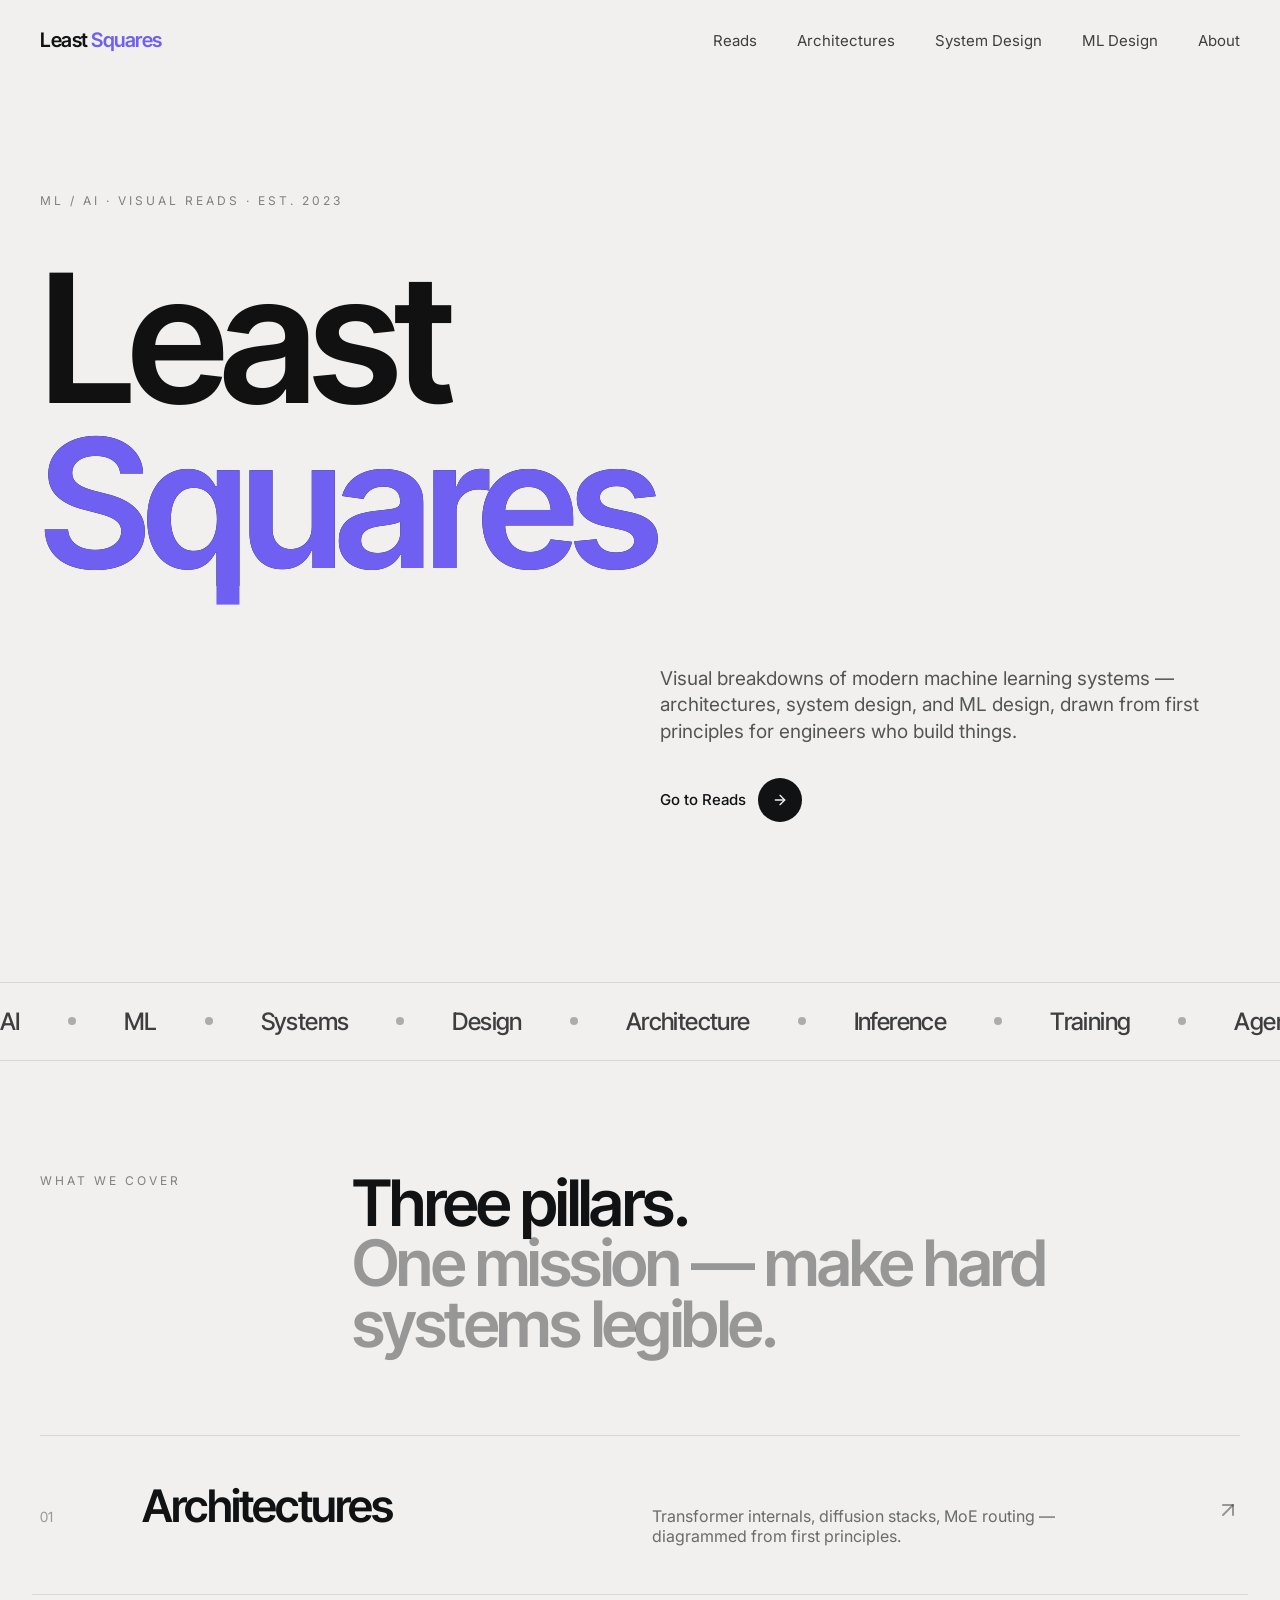
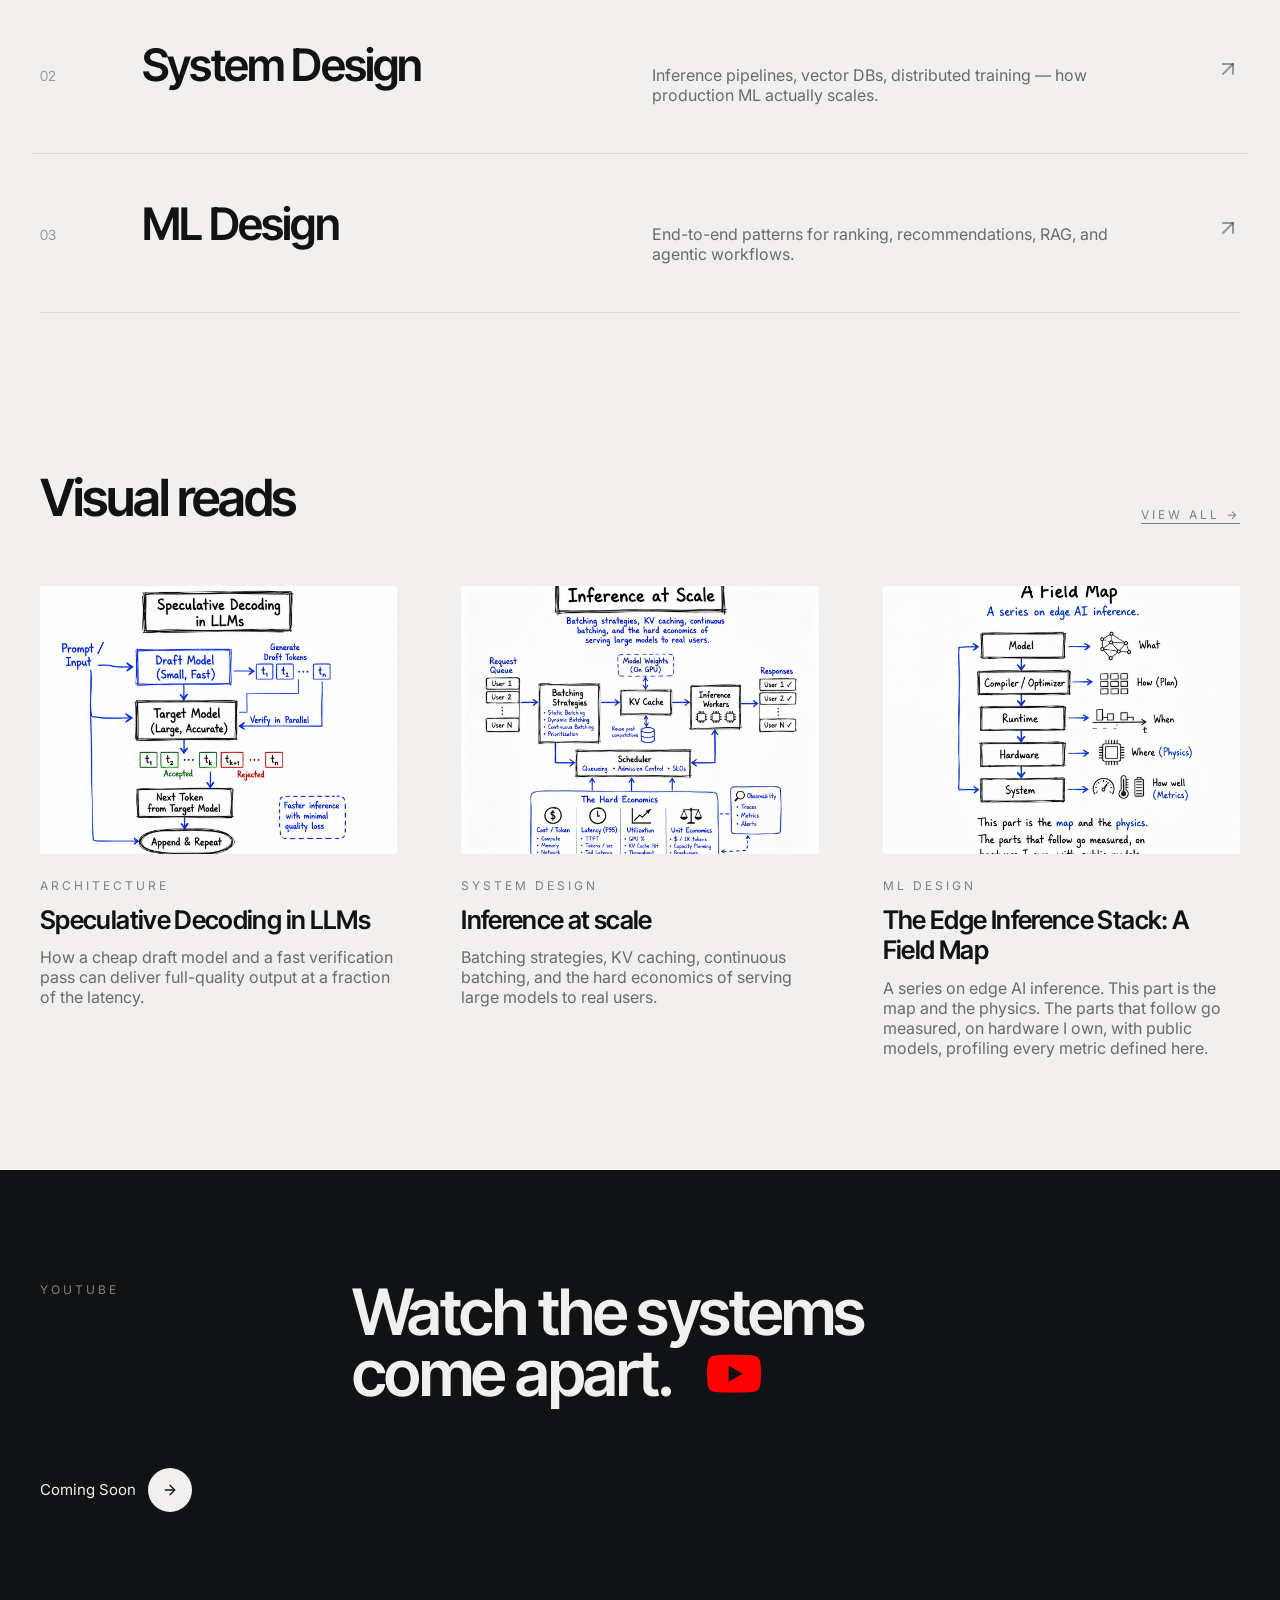
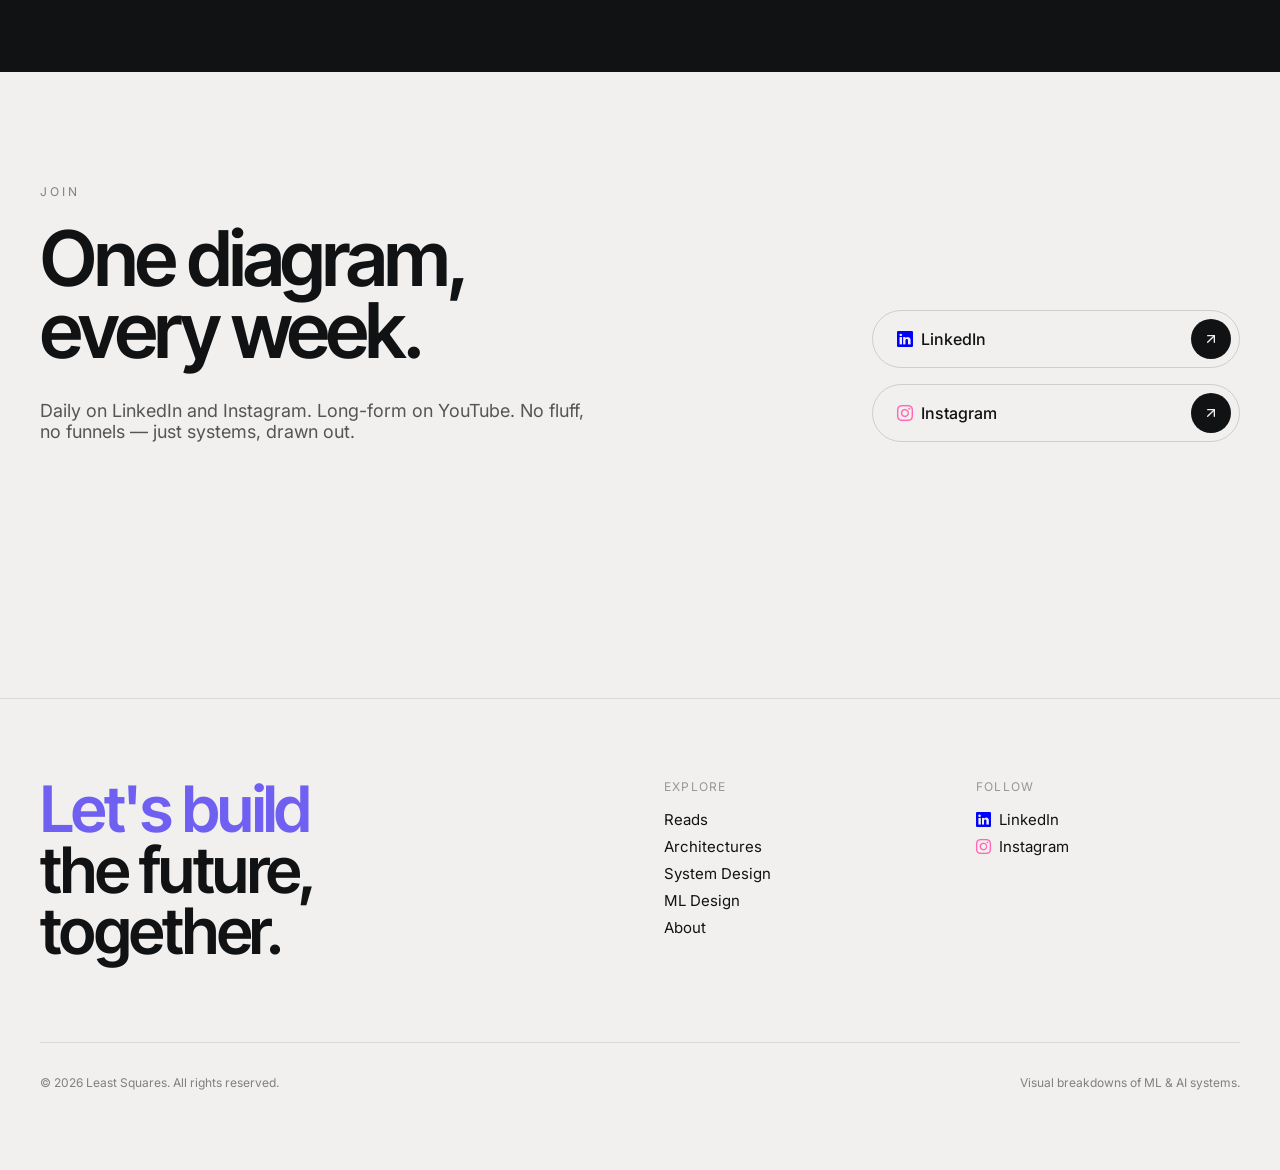
<file: index.html>
<!DOCTYPE html>
<html lang="en">
<head>
  <meta charset="UTF-8" />
  <meta name="viewport" content="width=device-width, initial-scale=1.0" />
  <title>Home - Least Squares</title>
  <link rel="icon" href="assets/logo/lslogo.ico">
  <meta name="description" content="Visual breakdowns of ML/AI architectures, system design, and ML design — annotated diagrams and first-principles analysis for engineers." />
  <meta property="og:title" content="Least Squares — ML/AI Architectures & System Design" />
  <meta property="og:description" content="Visual breakdowns of ML systems, RAG pipelines, and model internals." />
  <meta property="og:type" content="website" />
  <meta property="og:url" content="/" />
  <link rel="canonical" href="/" />
  <link rel="stylesheet" href="styles.css" />
  <link rel="stylesheet" href="https://cdn.jsdelivr.net/npm/bootstrap-icons@1.11.3/font/bootstrap-icons.min.css">
</head>
<body>

<!-- HEADER -->
<header class="site-header">
  <div class="inner">
    <a href="index.html" class="logo font-display">
      Least <span class="brand-color">Squares</span>
    </a>
    <nav>
      <a href="reads.html">Reads</a>
      <a href="architectures.html">Architectures</a>
      <a href="system-design.html">System Design</a>
      <a href="ml-design.html">ML Design</a>
      <a href="about.html">About</a>
    </nav>
    <!-- <a href="https://www.youtube.com/" target="_blank" rel="noreferrer" class="subscribe-btn">
      <span class="subscribe-label">Subscribe</span>
      <span class="icon-circle">
        <svg class="icon-arrow-right" viewBox="0 0 24 24"><line x1="5" y1="12" x2="19" y2="12"/><polyline points="12 5 19 12 12 19"/></svg>
      </span>
    </a> -->
    <button class="mobile-menu-btn" id="menuBtn" aria-label="Toggle menu">
      <span></span><span></span><span></span>
    </button>
  </div>
  <nav class="mobile-nav" id="mobileNav">
    <a href="reads.html">Reads</a>
    <a href="architectures.html">Architectures</a>
    <a href="system-design.html">System Design</a>
    <a href="ml-design.html">ML Design</a>
    <a href="about.html">About</a>
    <!-- <a href="https://www.youtube.com/" target="_blank" rel="noreferrer">Subscribe →</a> -->
  </nav>
</header>

<!-- MAIN -->
<div class="page-wrapper">
  <main>

    <!-- Hero -->
    <section class="hero">
      <div class="inner">
        <p class="eyebrow">ML / AI · Visual reads · Est. 2023</p>
        <h1 class="editorial-headline-gradient">Least<br><span class="brand-color">Squares</span></h1>
        <div class="hero-bottom">
          <div class="hero-right">
            <p class="hero-desc">
              Visual breakdowns of modern machine learning systems —
              architectures, system design, and ML design, drawn from
              first principles for engineers who build things.
            </p>
            <div class="hero-actions">
              <a href="reads.html" target="_blank" rel="noreferrer" class="yt-link">
                Go to Reads
                <span class="icon-circle">
                  <svg class="icon-arrow-right" viewBox="0 0 24 24"><line x1="5" y1="12" x2="19" y2="12"/><polyline points="12 5 19 12 12 19"/></svg>
                </span>
              </a>
              <!-- <a href="about.html" class="about-link">About</a> -->
            </div>
          </div>
        </div>
      </div>

      <!-- Marquee -->
      <div class="marquee-band">
        <div class="marquee-inner">
          <!-- Triplicated for infinite loop -->
          <span class="marquee-item">AI<span class="marquee-dot"></span></span>
          <span class="marquee-item">ML<span class="marquee-dot"></span></span>
          <span class="marquee-item">Systems<span class="marquee-dot"></span></span>
          <span class="marquee-item">Design<span class="marquee-dot"></span></span>
          <span class="marquee-item">Architecture<span class="marquee-dot"></span></span>
          <span class="marquee-item">Inference<span class="marquee-dot"></span></span>
          <span class="marquee-item">Training<span class="marquee-dot"></span></span>
          <span class="marquee-item">Agents<span class="marquee-dot"></span></span>
          <span class="marquee-item">RAG<span class="marquee-dot"></span></span>
          <span class="marquee-item">Vectors<span class="marquee-dot"></span></span>
          <!-- repeat 2 -->
          <span class="marquee-item">AI<span class="marquee-dot"></span></span>
          <span class="marquee-item">ML<span class="marquee-dot"></span></span>
          <span class="marquee-item">Systems<span class="marquee-dot"></span></span>
          <span class="marquee-item">Design<span class="marquee-dot"></span></span>
          <span class="marquee-item">Architecture<span class="marquee-dot"></span></span>
          <span class="marquee-item">Inference<span class="marquee-dot"></span></span>
          <span class="marquee-item">Training<span class="marquee-dot"></span></span>
          <span class="marquee-item">Agents<span class="marquee-dot"></span></span>
          <span class="marquee-item">RAG<span class="marquee-dot"></span></span>
          <span class="marquee-item">Vectors<span class="marquee-dot"></span></span>
          <!-- repeat 3 -->
          <span class="marquee-item">AI<span class="marquee-dot"></span></span>
          <span class="marquee-item">ML<span class="marquee-dot"></span></span>
          <span class="marquee-item">Systems<span class="marquee-dot"></span></span>
          <span class="marquee-item">Design<span class="marquee-dot"></span></span>
          <span class="marquee-item">Architecture<span class="marquee-dot"></span></span>
          <span class="marquee-item">Inference<span class="marquee-dot"></span></span>
          <span class="marquee-item">Training<span class="marquee-dot"></span></span>
          <span class="marquee-item">Agents<span class="marquee-dot"></span></span>
          <span class="marquee-item">RAG<span class="marquee-dot"></span></span>
          <span class="marquee-item">Vectors<span class="marquee-dot"></span></span>
        </div>
      </div>
    </section>

    <!-- Pillars -->
    <section class="pillars-section">
      <div class="pillars-header">
        <p class="pillars-label">What we cover</p>
        <h2 class="pillars-headline">
          Three pillars.<br>
          <span class="muted">One mission — make hard systems legible.</span>
        </h2>
      </div>
      <div class="pillars-list">
        <a href="architectures.html" class="pillar-row">
          <span class="pillar-num font-display">01</span>
          <h3 class="pillar-title font-display">Architectures</h3>
          <p class="pillar-body">Transformer internals, diffusion stacks, MoE routing — diagrammed from first principles.</p>
          <span class="pillar-arrow">
            <svg class="icon-arrow-up-right" viewBox="0 0 24 24"><line x1="7" y1="17" x2="17" y2="7"/><polyline points="7 7 17 7 17 17"/></svg>
          </span>
        </a>
        <a href="system-design.html" class="pillar-row">
          <span class="pillar-num font-display">02</span>
          <h3 class="pillar-title font-display">System Design</h3>
          <p class="pillar-body">Inference pipelines, vector DBs, distributed training — how production ML actually scales.</p>
          <span class="pillar-arrow">
            <svg class="icon-arrow-up-right" viewBox="0 0 24 24"><line x1="7" y1="17" x2="17" y2="7"/><polyline points="7 7 17 7 17 17"/></svg>
          </span>
        </a>
        <a href="ml-design.html" class="pillar-row">
          <span class="pillar-num font-display">03</span>
          <h3 class="pillar-title font-display">ML Design</h3>
          <p class="pillar-body">End-to-end patterns for ranking, recommendations, RAG, and agentic workflows.</p>
          <span class="pillar-arrow">
            <svg class="icon-arrow-up-right" viewBox="0 0 24 24"><line x1="7" y1="17" x2="17" y2="7"/><polyline points="7 7 17 7 17 17"/></svg>
          </span>
        </a>
      </div>
    </section>

    <!-- Visual Reads -->
    <section class="reads-section">
      <div class="reads-header">
        <h2 class="editorial-headline">Visual reads</h2>
        <a href="reads.html" class="recent-label" style="text-decoration:underline;text-underline-offset:4px;">View all →</a>
      </div>
      <div class="reads-grid">
        <a href="reads/architectures/speculative-decoding.html" class="reads-card">
          <div class="reads-img-wrap">
            <img src="assets/reads-thumbnails/speculative-decoding-thumbnail.png" alt="Speculative Decoding in LLMs" loading="lazy" />
          </div>
          <p class="reads-tag">Architecture</p>
          <h3 class="reads-title font-display">Speculative Decoding in LLMs</h3>
          <p class="reads-body">How a cheap draft model and a fast verification pass can deliver full-quality output at a fraction of the latency.</p>
        </a>
        <a href="reads/system-design/inference-at-scale.html" class="reads-card">
          <div class="reads-img-wrap">
            <img src="assets/reads-thumbnails/inference-scale-thumbnail.png" alt="Inference at scale system diagram" loading="lazy" />
          </div>
          <p class="reads-tag">System Design</p>
          <h3 class="reads-title font-display">Inference at scale</h3>
          <p class="reads-body">Batching strategies, KV caching, continuous batching, and the hard economics of serving large models to real users.</p>
        </a>
        <a href="reads/ml-design/edge-ai-inference-pt1.html" class="reads-card">
          <div class="reads-img-wrap">
            <img src="assets/reads-thumbnails/edge-ai-inference-pt1.png" alt="The Edge Inference Stack: A Field Map" loading="lazy" />
          </div>
          <p class="reads-tag">ML Design</p>
          <h3 class="reads-title font-display">The Edge Inference Stack: A Field Map</h3>
          <p class="reads-body">A series on edge AI inference. This part is the map and the physics. The parts that follow go
            measured, on hardware I own, with public models, profiling every metric defined here.</p>
        </a>
      </div>
    </section>

    <!-- Video Section -->
    <section class="video-section">
      <div class="inner">
        <div class="video-header">
          <p class="video-label">YouTube</p>
          <h2 class="video-headline editorial-headline">
            Watch the systems<br>come apart.&nbsp;&nbsp;&nbsp;<i class="bi bi-youtube" style="font-size:54px;color:red"></i>
          </h2>
        </div>
        <!-- <div class="video-grid">
          <a href="https://www.youtube.com/" target="_blank" rel="noreferrer" class="video-card">
            <div class="video-thumb">
              <img src="assets/yt-distributed.jpg" alt="Distributed Training Basics" loading="lazy" />
              <span class="video-duration">12:45</span>
            </div>
            <p class="video-title">Distributed Training Basics</p>
          </a>
          <a href="https://www.youtube.com/" target="_blank" rel="noreferrer" class="video-card">
            <div class="video-thumb">
              <img src="assets/yt-gpu.jpg" alt="GPU Memory Optimization" loading="lazy" />
              <span class="video-duration">18:20</span>
            </div>
            <p class="video-title">GPU Memory Optimization</p>
          </a>
          <a href="https://www.youtube.com/" target="_blank" rel="noreferrer" class="video-card">
            <div class="video-thumb">
              <img src="assets/yt-mlops.jpg" alt="MLOps in Production" loading="lazy" />
              <span class="video-duration">22:10</span>
            </div>
            <p class="video-title">MLOps in Production</p>
          </a>
          <a href="https://www.youtube.com/" target="_blank" rel="noreferrer" class="video-card">
            <div class="video-thumb">
              <img src="assets/yt-vectordb.jpg" alt="Vector Database Internals" loading="lazy" />
              <span class="video-duration">15:30</span>
            </div>
            <p class="video-title">Vector Database Internals</p>
          </a>
        </div> -->
        <div class="video-cta">
          <a href="" target="_blank" rel="noreferrer">
            Coming Soon
            <span class="icon-circle">
              <svg class="icon-arrow-right" viewBox="0 0 24 24"><line x1="5" y1="12" x2="19" y2="12"/><polyline points="12 5 19 12 12 19"/></svg>
            </span>
          </a>
        </div>
      </div>
    </section>

    <!-- Social / Newsletter CTA -->
    <section class="social-section">
      <div class="social-grid">
        <div class="social-left">
          <p class="social-eyebrow">Join</p>
          <h2 class="social-headline editorial-headline">
            One diagram,<br>every week.
          </h2>
          <p class="social-desc">
            Daily on LinkedIn and Instagram. Long-form on YouTube. No fluff, no funnels — just systems, drawn out.
          </p>
        </div>
        <div class="social-right">
          <!-- <a href="https://www.youtube.com/" target="_blank" rel="noreferrer" class="social-link">
            <span>YouTube</span>
            <span class="icon-circle">
              <svg class="icon-arrow-up-right-sm" viewBox="0 0 24 24"><line x1="7" y1="17" x2="17" y2="7"/><polyline points="7 7 17 7 17 17"/></svg>
            </span>
          </a> -->
          <a href="https://www.linkedin.com/company/least-squares" target="_blank" rel="noreferrer" class="social-link">
            <span><i class="bi bi-linkedin" style="color: blue;"></i>&nbsp;&nbsp;LinkedIn</span>
            <span class="icon-circle">
              <svg class="icon-arrow-up-right-sm" viewBox="0 0 24 24"><line x1="7" y1="17" x2="17" y2="7"/><polyline points="7 7 17 7 17 17"/></svg>
            </span>
          </a>
          <a href="https://www.instagram.com/leastsquares.in?igsh=bHJ1dGNtOXZhd3dq&utm_source=qr" target="_blank" rel="noreferrer" class="social-link">
            <span><i class="bi bi-instagram" style="color:hotpink"></i>&nbsp;&nbsp;Instagram</span>
            <span class="icon-circle">
              <svg class="icon-arrow-up-right-sm" viewBox="0 0 24 24"><line x1="7" y1="17" x2="17" y2="7"/><polyline points="7 7 17 7 17 17"/></svg>
            </span>
          </a>
        </div>
      </div>
    </section>

  </main>

  <!-- FOOTER -->
  <footer class="site-footer">
    <div class="inner">
      <div class="footer-grid">
        <div class="footer-brand">
          <h2 class="font-display"><span class="brand-color">Let's build</span><br>the future,<br>together.</h2>
        </div>
        <div class="footer-col">
          <p class="footer-col-label">Explore</p>
          <ul>
            <li><a href="reads.html">Reads</a></li>
            <li><a href="architectures.html">Architectures</a></li>
            <li><a href="system-design.html">System Design</a></li>
            <li><a href="ml-design.html">ML Design</a></li>
            <li><a href="about.html">About</a></li>
          </ul>
        </div>
        <div class="footer-col">
          <p class="footer-col-label">Follow</p>
          <ul>
            <!-- <li><a href="https://www.youtube.com/" target="_blank" rel="noreferrer">YouTube</a></li> -->
            <li><a href="https://www.linkedin.com/company/least-squares" target="_blank" rel="noreferrer"><i class="bi bi-linkedin" style="color: blue;"></i>&nbsp;&nbsp;LinkedIn</a></li>
            <li><a href="https://www.instagram.com/leastsquares.in?igsh=bHJ1dGNtOXZhd3dq&utm_source=qr" target="_blank" rel="noreferrer"><i class="bi bi-instagram" style="color:hotpink;"></i>&nbsp;&nbsp;Instagram</a></li>
          </ul>
        </div>
      </div>
      <div class="footer-bottom">
        <p id="footer-year">© 2026 Least Squares. All rights reserved.</p>
        <p>Visual breakdowns of ML &amp; AI systems.</p>
      </div>
    </div>
  </footer>
</div>

<script>
  // Mobile menu
  document.getElementById('menuBtn').addEventListener('click', function() {
    document.getElementById('mobileNav').classList.toggle('open');
  });
  // Footer year
  document.getElementById('footer-year').textContent =
    '© ' + new Date().getFullYear() + ' Least Squares. All rights reserved.';
</script>
</body>
</html>
</file>
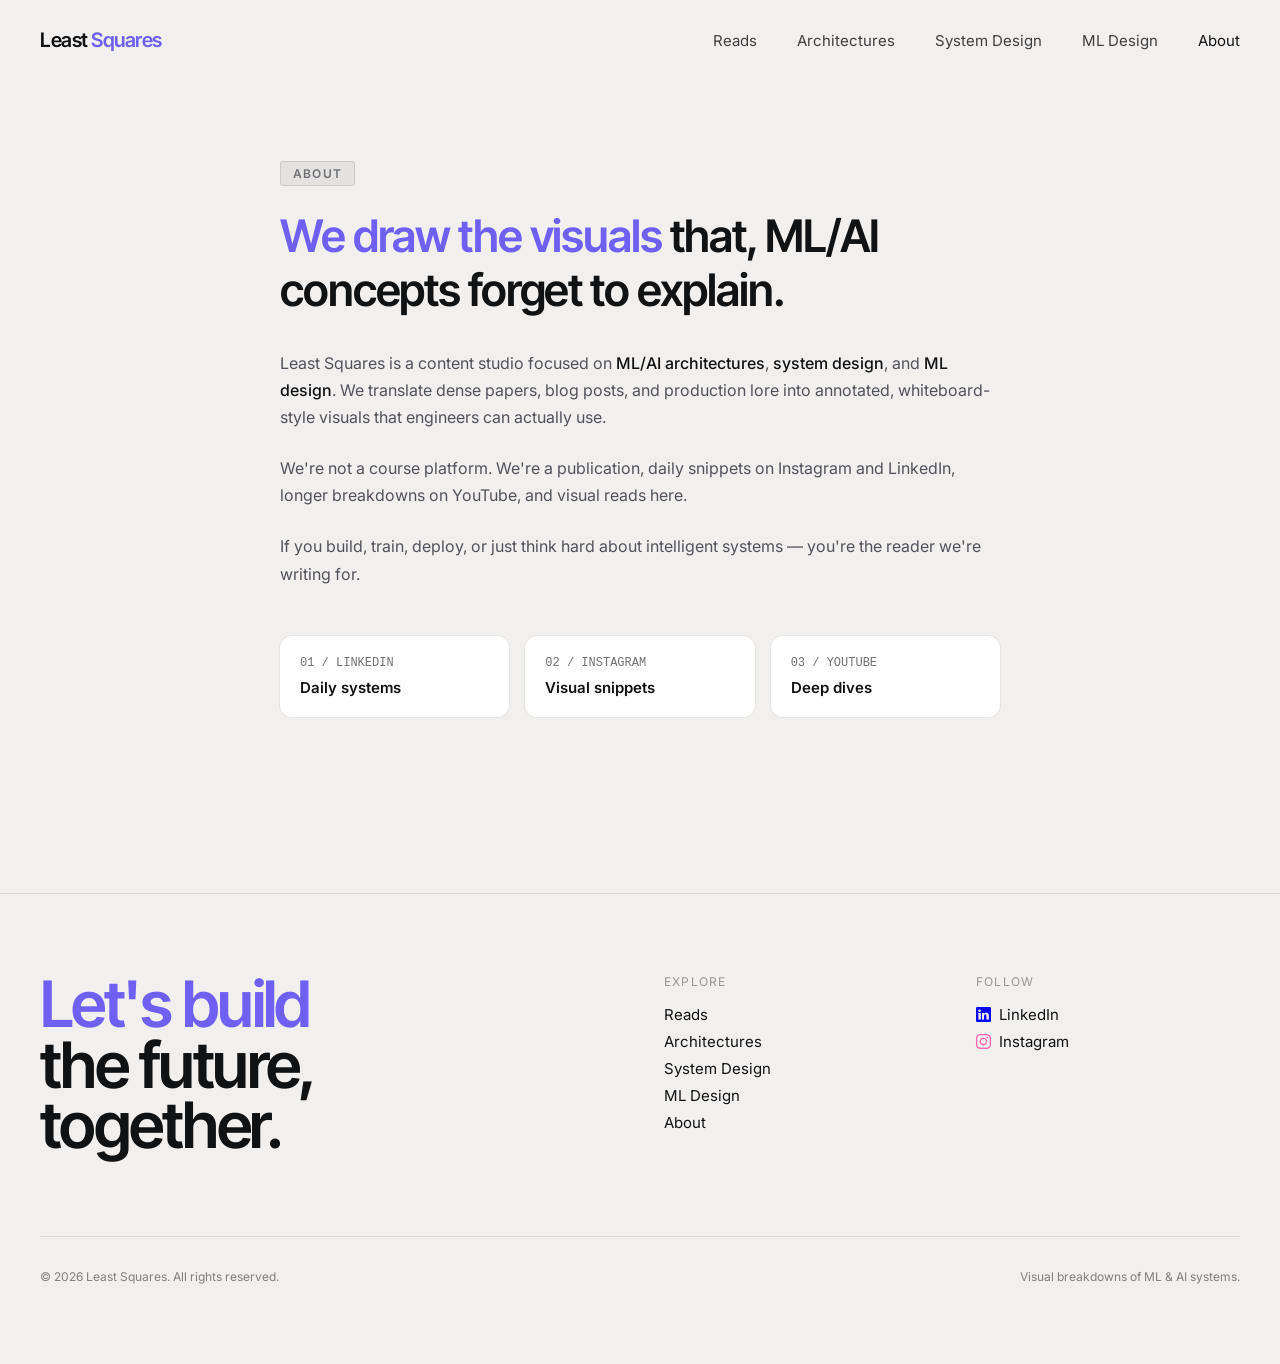
<file: about.html>
<!DOCTYPE html>
<html lang="en">
<head>
  <meta charset="UTF-8" />
  <meta name="viewport" content="width=device-width, initial-scale=1.0" />
  <title>About | Least Squares</title>
  <link rel="icon" href="assets/logo/lslogo.ico">
  <meta name="description" content="Least Squares is a visual content brand for ML/AI engineers — architectures, system design and ML design, broken down on whiteboards." />
  <meta property="og:title" content="About — Least Squares" />
  <meta property="og:description" content="Visual ML/AI content for engineers and researchers." />
  <meta property="og:url" content="/about" />
  <link rel="canonical" href="/about" />
  <link rel="stylesheet" href="styles.css" />
  <link rel="stylesheet" href="https://cdn.jsdelivr.net/npm/bootstrap-icons@1.11.3/font/bootstrap-icons.min.css">
</head>
<body>

<!-- HEADER -->
<header class="site-header">
  <div class="inner">
    <!-- <a href="index.html" class="logo font-display">Least Squares</a> -->
    <a href="index.html" class="logo font-display">
      Least <span class="brand-color">Squares</span>
    </a>
    <nav>
      <a href="reads.html">Reads</a>
      <a href="architectures.html">Architectures</a>
      <a href="system-design.html">System Design</a>
      <a href="ml-design.html">ML Design</a>
      <a href="about.html" class="active">About</a>
    </nav>
    <!-- <a href="https://www.youtube.com/" target="_blank" rel="noreferrer" class="subscribe-btn">
      <span class="subscribe-label">Subscribe</span>
      <span class="icon-circle">
        <svg class="icon-arrow-right" viewBox="0 0 24 24"><line x1="5" y1="12" x2="19" y2="12"/><polyline points="12 5 19 12 12 19"/></svg>
      </span>
    </a> -->
    <button class="mobile-menu-btn" id="menuBtn" aria-label="Toggle menu">
      <span></span><span></span><span></span>
    </button>
  </div>
  <nav class="mobile-nav" id="mobileNav">
    <a href="reads.html">Reads</a>
    <a href="architectures.html">Architectures</a>
    <a href="system-design.html">System Design</a>
    <a href="ml-design.html">ML Design</a>
    <a href="about.html">About</a>
    <!-- <a href="https://www.youtube.com/" target="_blank" rel="noreferrer">Subscribe →</a> -->
  </nav>
</header>

<!-- MAIN -->
<div class="page-wrapper about-page">
  <main>
    <section>
      <div class="about-inner">
        <span class="about-badge">About</span>
        <h1><span class="brand-color">We draw the visuals</span> that, ML/AI concepts forget to explain.</h1>
        <div class="about-body">
          <p>
            Least Squares is a content studio focused on
            <span class="highlight">ML/AI architectures</span>,
            <span class="highlight">system design</span>, and
            <span class="highlight">ML design</span>. We translate dense papers, blog posts, and production lore into annotated, whiteboard-style visuals that engineers can actually use.
          </p>
          <p>
            We're not a course platform. We're a publication, daily snippets on Instagram and LinkedIn, longer breakdowns on YouTube, and visual reads here.
          </p>
          <p>
            If you build, train, deploy, or just think hard about intelligent systems — you're the reader we're writing for.
          </p>
        </div>

        <div class="about-channels">
          <a href="https://www.linkedin.com/company/least-squares" target="_blank" rel="noreferrer" class="channel-card">
            <div class="channel-num">01 / LINKEDIN</div>
            <div class="channel-label">Daily systems</div>
          </a>
          <a href="https://www.instagram.com/leastsquares.in?igsh=bHJ1dGNtOXZhd3dq&utm_source=qr" target="_blank" rel="noreferrer" class="channel-card">
            <div class="channel-num">02 / INSTAGRAM</div>
            <div class="channel-label">Visual snippets</div>
          </a>
          <a href="https://www.youtube.com/" target="_blank" rel="noreferrer" class="channel-card">
            <div class="channel-num">03 / YOUTUBE</div>
            <div class="channel-label">Deep dives</div>
          </a>
        </div>
      </div>
    </section>
  </main>

  <!-- FOOTER -->
  <footer class="site-footer">
    <div class="inner">
      <div class="footer-grid">
        <div class="footer-brand">
          <h2 class="font-display"><span class="brand-color">Let's build</span><br>the future,<br>together.</h2>
        </div>
        <div class="footer-col">
          <p class="footer-col-label">Explore</p>
          <ul>
            <li><a href="reads.html">Reads</a></li>
            <li><a href="architectures.html">Architectures</a></li>
            <li><a href="system-design.html">System Design</a></li>
            <li><a href="ml-design.html">ML Design</a></li>
            <li><a href="about.html">About</a></li>
          </ul>
        </div>
        <div class="footer-col">
          <p class="footer-col-label">Follow</p>
          <ul>
            <!-- <li><a href="https://www.youtube.com/" target="_blank" rel="noreferrer">YouTube</a></li> -->
            <li><a href="https://www.linkedin.com/company/least-squares" target="_blank" rel="noreferrer"><i class="bi bi-linkedin" style="color: blue;"></i>&nbsp;&nbsp;LinkedIn</a></li>
            <li><a href="https://www.instagram.com/leastsquares.in?igsh=bHJ1dGNtOXZhd3dq&utm_source=qr" target="_blank" rel="noreferrer"><i class="bi bi-instagram" style="color:hotpink;"></i>&nbsp;&nbsp;Instagram</a></li>
          </ul>
        </div>
      </div>
      <div class="footer-bottom">
        <p id="footer-year">© 2026 Least Squares. All rights reserved.</p>
        <p>Visual breakdowns of ML &amp; AI systems.</p>
      </div>
    </div>
  </footer>
</div>

<script>
  document.getElementById('menuBtn').addEventListener('click', function() {
    document.getElementById('mobileNav').classList.toggle('open');
  });
  document.getElementById('footer-year').textContent =
    '© ' + new Date().getFullYear() + ' Least Squares. All rights reserved.';
</script>
</body>
</html>
</file>
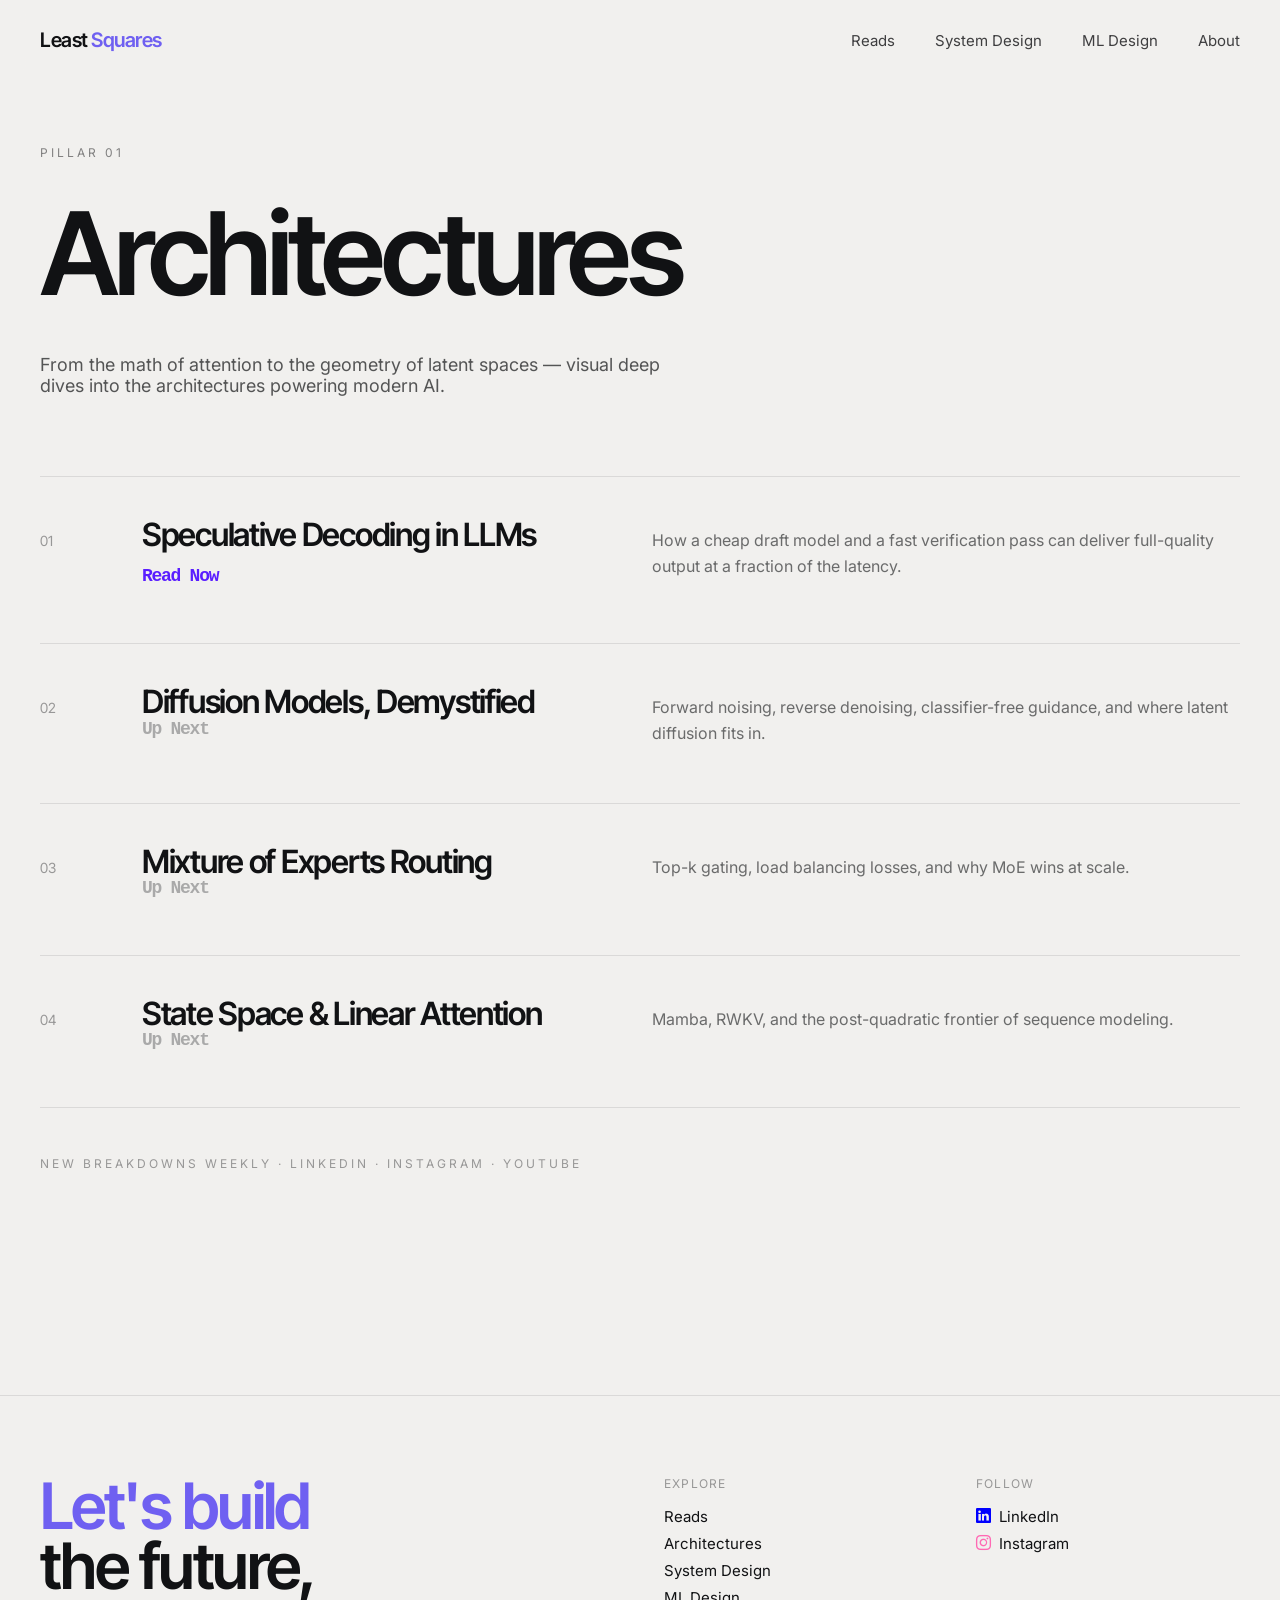
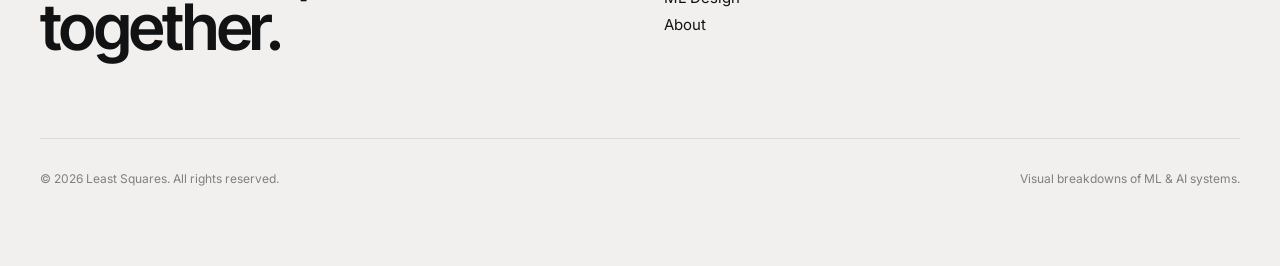
<file: architectures.html>
<!DOCTYPE html>
<html lang="en">
<head>
  <meta charset="UTF-8" />
  <meta name="viewport" content="width=device-width, initial-scale=1.0" />
  <title>Architectures | Least Squares</title>
  <link rel="icon" href="assets/logo/lslogo.ico">
  <meta name="description" content="Diagrammed breakdowns of modern AI architectures — transformers, diffusion, MoE, and beyond." />
  <meta property="og:title" content="Architectures — Least Squares" />
  <meta property="og:description" content="Diagrammed breakdowns of modern AI architectures." />
  <meta property="og:url" content="/architectures" />
  <link rel="canonical" href="/architectures" />
  <link rel="stylesheet" href="styles.css" />
  <link rel="stylesheet" href="https://cdn.jsdelivr.net/npm/bootstrap-icons@1.11.3/font/bootstrap-icons.min.css">
</head>
<body>

<!-- HEADER -->
<header class="site-header">
  <div class="inner">
    <a href="index.html" class="logo font-display">
      Least <span class="brand-color">Squares</span>
    </a>
    <nav>
      <a href="reads.html">Reads</a>
      <!-- <a href="architectures.html" class="active">Architectures</a> -->
      <a href="system-design.html">System Design</a>
      <a href="ml-design.html">ML Design</a>
      <a href="about.html">About</a>
    </nav>
    <!-- <a href="https://www.youtube.com/" target="_blank" rel="noreferrer" class="subscribe-btn">
      <span class="subscribe-label">Subscribe</span>
      <span class="icon-circle">
        <svg class="icon-arrow-right" viewBox="0 0 24 24"><line x1="5" y1="12" x2="19" y2="12"/><polyline points="12 5 19 12 12 19"/></svg>
      </span>
    </a> -->
    <button class="mobile-menu-btn" id="menuBtn" aria-label="Toggle menu">
      <span></span><span></span><span></span>
    </button>
  </div>
  <nav class="mobile-nav" id="mobileNav">
    <a href="reads.html">Reads</a>
    <a href="architectures.html">Architectures</a>
    <a href="system-design.html">System Design</a>
    <a href="ml-design.html">ML Design</a>
    <a href="about.html">About</a>
    <!-- <a href="https://www.youtube.com/" target="_blank" rel="noreferrer">Subscribe →</a> -->
  </nav>
</header>

<!-- MAIN -->
<div class="page-wrapper topic-page">
  <main>
    <section class="topic-hero">
      <p class="topic-eyebrow">Pillar 01</p>
      <h1 class="editorial-headline">Architectures</h1>
      <p class="topic-intro">From the math of attention to the geometry of latent spaces — visual deep dives into the architectures powering modern AI.</p>
    </section>

    <section class="topic-entries">
      <div class="topic-list">
        <article class="topic-entry">
          <span class="entry-num font-display">01</span>
          <h2 class="entry-title font-display">Speculative Decoding in LLMs <br><a class="read-now" href="reads/architectures/speculative-decoding.html" style="font-size: 18px; font-family: 'Courier New', Courier, monospace;">Read Now</a></h2>
          <p class="entry-body">How a cheap draft model and a fast verification pass can deliver full-quality output at a fraction of the latency.</p>
        </article>
        <article class="topic-entry">
          <span class="entry-num font-display">02</span>
          <h2 class="entry-title font-display">Diffusion Models, Demystified <p style="font-size: 18px; color: darkgrey; font-family: 'Courier New', Courier, monospace;"">Up Next</p></h2>
          <p class="entry-body">Forward noising, reverse denoising, classifier-free guidance, and where latent diffusion fits in.</p>
        </article>
        <article class="topic-entry">
          <span class="entry-num font-display">03</span>
          <h2 class="entry-title font-display">Mixture of Experts Routing <p style="font-size: 18px; color: darkgrey; font-family: 'Courier New', Courier, monospace;"">Up Next</p></h2>
          <p class="entry-body">Top-k gating, load balancing losses, and why MoE wins at scale.</p>
        </article>
        <article class="topic-entry">
          <span class="entry-num font-display">04</span>
          <h2 class="entry-title font-display">State Space &amp; Linear Attention <p style="font-size: 18px; color: darkgrey; font-family: 'Courier New', Courier, monospace;"">Up Next</p></h2>
          <p class="entry-body">Mamba, RWKV, and the post-quadratic frontier of sequence modeling.</p>
        </article>
      </div>
      <p class="topic-footer-note">New breakdowns weekly · LinkedIn · Instagram · YouTube</p>
    </section>
  </main>

  <!-- FOOTER -->
  <footer class="site-footer">
    <div class="inner">
      <div class="footer-grid">
        <div class="footer-brand">
          <h2 class="font-display"><span class="brand-color">Let's build</span><br>the future,<br>together.</h2>
        </div>
        <div class="footer-col">
          <p class="footer-col-label">Explore</p>
          <ul>
            <li><a href="reads.html">Reads</a></li>
            <li><a href="architectures.html">Architectures</a></li>
            <li><a href="system-design.html">System Design</a></li>
            <li><a href="ml-design.html">ML Design</a></li>
            <li><a href="about.html">About</a></li>
          </ul>
        </div>
        <div class="footer-col">
          <p class="footer-col-label">Follow</p>
          <ul>
            <!-- <li><a href="https://www.youtube.com/" target="_blank" rel="noreferrer">YouTube</a></li> -->
            <li><a href="https://www.linkedin.com/company/least-squares" target="_blank" rel="noreferrer"><i class="bi bi-linkedin" style="color: blue;"></i>&nbsp;&nbsp;LinkedIn</a></li>
            <li><a href="https://www.instagram.com/leastsquares.in?igsh=bHJ1dGNtOXZhd3dq&utm_source=qr" target="_blank" rel="noreferrer"><i class="bi bi-instagram" style="color:hotpink;"></i>&nbsp;&nbsp;Instagram</a></li>
          </ul>
        </div>
      </div>
      <div class="footer-bottom">
        <p id="footer-year">© 2026 Least Squares. All rights reserved.</p>
        <p>Visual breakdowns of ML &amp; AI systems.</p>
      </div>
    </div>
  </footer>
</div>

<script>
  document.getElementById('menuBtn').addEventListener('click', function() {
    document.getElementById('mobileNav').classList.toggle('open');
  });
  document.getElementById('footer-year').textContent =
    '© ' + new Date().getFullYear() + ' Least Squares. All rights reserved.';
</script>
</body>
</html>
</file>
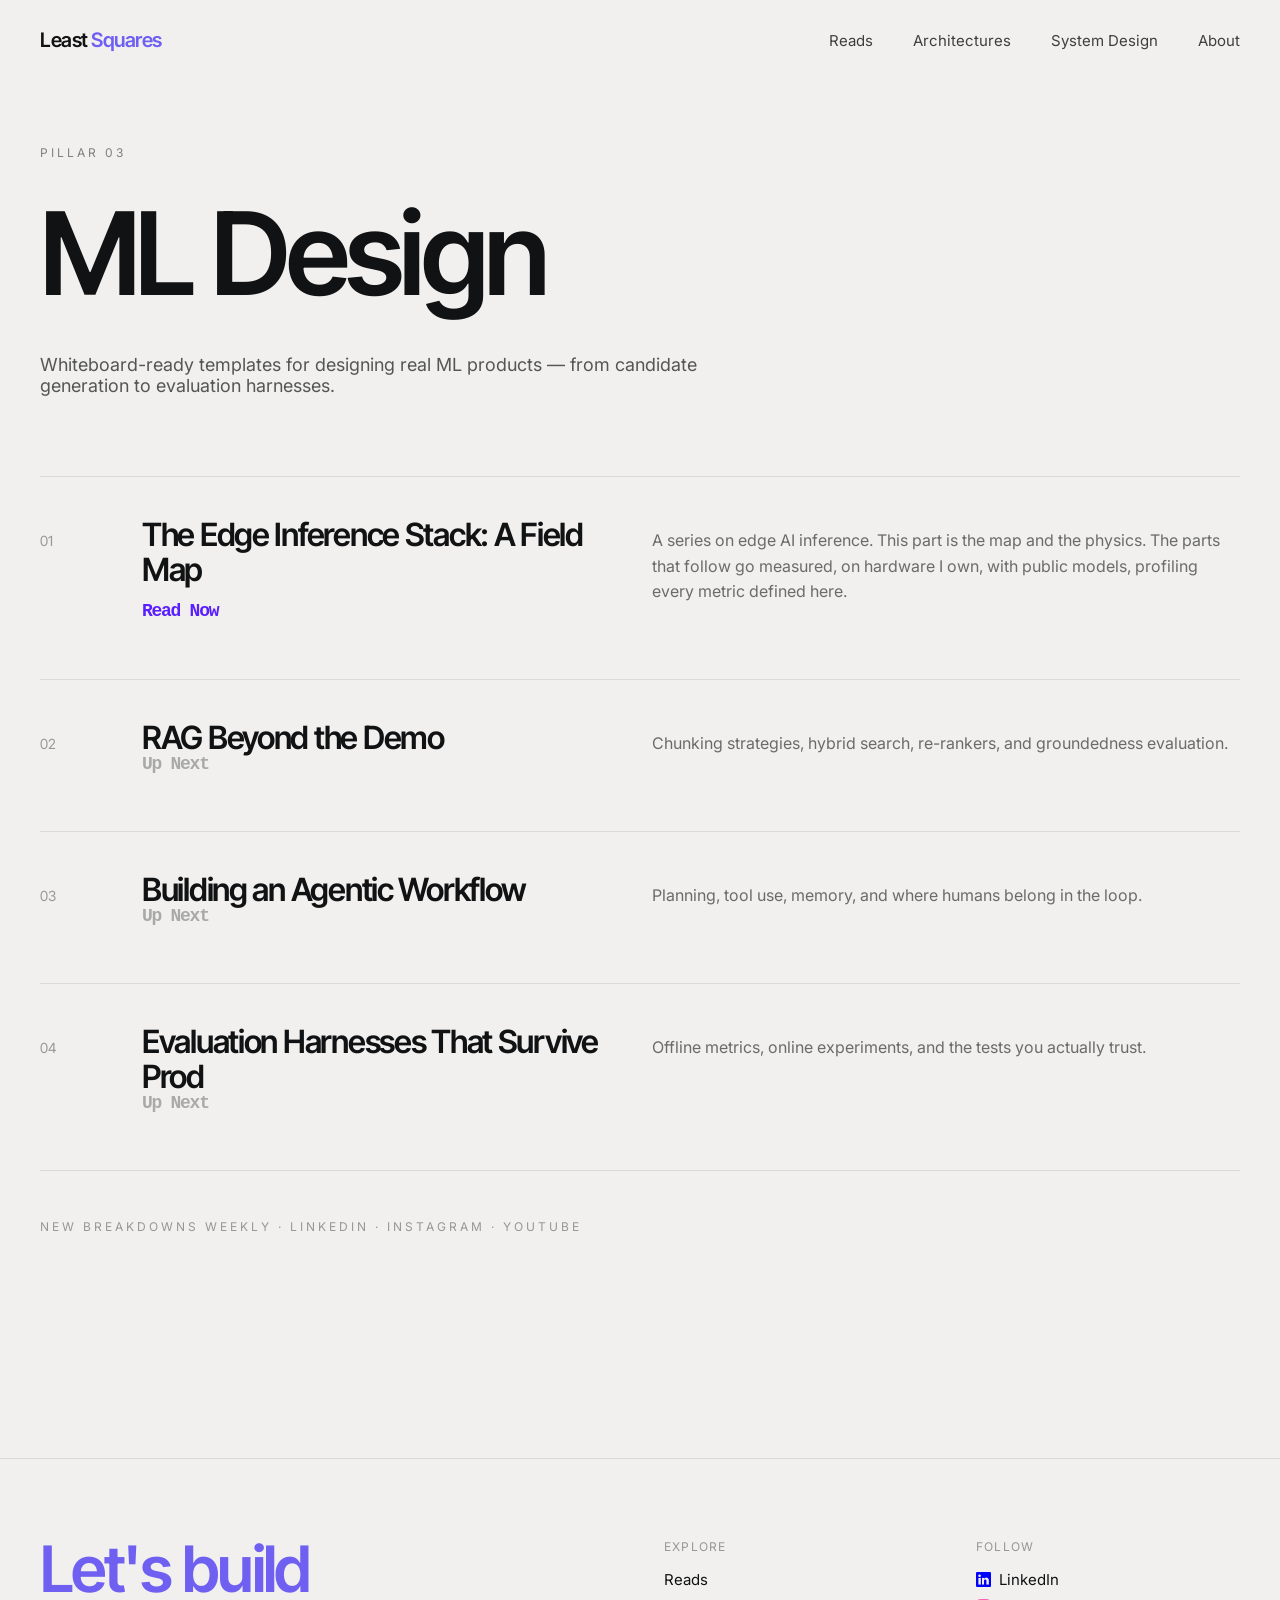
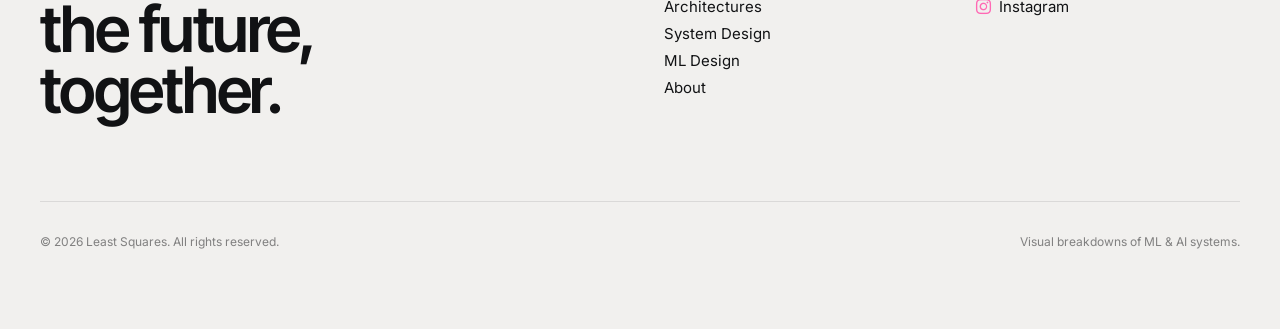
<file: ml-design.html>
<!DOCTYPE html>
<html lang="en">
<head>
  <meta charset="UTF-8" />
  <meta name="viewport" content="width=device-width, initial-scale=1.0" />
  <title>ML Design | Least Squares</title>
  <link rel="icon" href="assets/logo/lslogo.ico">
  <meta name="description" content="End-to-end ML system design patterns for ranking, recommendations, RAG, and agentic workflows." />
  <meta property="og:title" content="ML Design — Least Squares" />
  <meta property="og:description" content="End-to-end ML system design patterns." />
  <meta property="og:url" content="/ml-design" />
  <link rel="canonical" href="/ml-design" />
  <link rel="stylesheet" href="styles.css" />
  <link rel="stylesheet" href="https://cdn.jsdelivr.net/npm/bootstrap-icons@1.11.3/font/bootstrap-icons.min.css">
</head>
<body>


<!-- HEADER -->
<header class="site-header">
  <div class="inner">
    <a href="index.html" class="logo font-display">
      Least <span class="brand-color">Squares</span>
    </a>
    <nav>
      <a href="reads.html">Reads</a>
      <a href="architectures.html">Architectures</a>
      <a href="system-design.html">System Design</a>
      <!-- <a href="ml-design.html" class="active">ML Design</a> -->
      <a href="about.html">About</a>
    </nav>
    <!-- <a href="https://www.youtube.com/" target="_blank" rel="noreferrer" class="subscribe-btn">
      <span class="subscribe-label">Subscribe</span>
      <span class="icon-circle">
        <svg class="icon-arrow-right" viewBox="0 0 24 24"><line x1="5" y1="12" x2="19" y2="12"/><polyline points="12 5 19 12 12 19"/></svg>
      </span>
    </a> -->
    <button class="mobile-menu-btn" id="menuBtn" aria-label="Toggle menu">
      <span></span><span></span><span></span>
    </button>
  </div>
  <nav class="mobile-nav" id="mobileNav">
    <a href="reads.html">Reads</a>
    <a href="architectures.html">Architectures</a>
    <a href="system-design.html">System Design</a>
    <a href="ml-design.html">ML Design</a>
    <a href="about.html">About</a>
    <!-- <a href="https://www.youtube.com/" target="_blank" rel="noreferrer">Subscribe →</a> -->
  </nav>
</header>

<!-- MAIN -->
<div class="page-wrapper topic-page">
  <main>
    <section class="topic-hero">
      <p class="topic-eyebrow">Pillar 03</p>
      <h1 class="editorial-headline">ML Design</h1>
      <p class="topic-intro">Whiteboard-ready templates for designing real ML products — from candidate generation to evaluation harnesses.</p>
    </section>

    <section class="topic-entries">
      <div class="topic-list">
        <article class="topic-entry">
          <span class="entry-num font-display">01</span>
          <h2 class="entry-title font-display">The Edge Inference Stack: A Field Map<br><a class="read-now" href="reads/ml-design/edge-ai-inference-pt1.html" style="font-size: 18px; font-family: 'Courier New', Courier, monospace;">Read Now</a></h2>
          <p class="entry-body">A series on edge AI inference. This part is the map and the physics. The parts that follow go
            measured, on hardware I own, with public models, profiling every metric defined here.</p>
        </article>
        <article class="topic-entry">
          <span class="entry-num font-display">02</span>
          <h2 class="entry-title font-display">RAG Beyond the Demo <p style="font-size: 18px; color: darkgrey; font-family: 'Courier New', Courier, monospace;">Up Next</p></h2>
          <p class="entry-body">Chunking strategies, hybrid search, re-rankers, and groundedness evaluation.</p>
        </article>
        <article class="topic-entry">
          <span class="entry-num font-display">03</span>
          <h2 class="entry-title font-display">Building an Agentic Workflow <p style="font-size: 18px; color: darkgrey; font-family: 'Courier New', Courier, monospace;">Up Next</p></h2>
          <p class="entry-body">Planning, tool use, memory, and where humans belong in the loop.</p>
        </article>
        <article class="topic-entry">
          <span class="entry-num font-display">04</span>
          <h2 class="entry-title font-display">Evaluation Harnesses That Survive Prod <p style="font-size: 18px; color: darkgrey; font-family: 'Courier New', Courier, monospace;">Up Next</p></h2>
          <p class="entry-body">Offline metrics, online experiments, and the tests you actually trust.</p>
        </article>
      </div>
      <p class="topic-footer-note">New breakdowns weekly · LinkedIn · Instagram · YouTube</p>
    </section>
  </main>

  <!-- FOOTER -->
  <footer class="site-footer">
    <div class="inner">
      <div class="footer-grid">
        <div class="footer-brand">
          <h2 class="font-display"><span class="brand-color">Let's build</span><br>the future,<br>together.</h2>
        </div>
        <div class="footer-col">
          <p class="footer-col-label">Explore</p>
          <ul>
            <li><a href="reads.html">Reads</a></li>
            <li><a href="architectures.html">Architectures</a></li>
            <li><a href="system-design.html">System Design</a></li>
            <li><a href="ml-design.html">ML Design</a></li>
            <li><a href="about.html">About</a></li>
          </ul>
        </div>
        <div class="footer-col">
          <p class="footer-col-label">Follow</p>
          <ul>
            <!-- <li><a href="https://www.youtube.com/" target="_blank" rel="noreferrer">YouTube</a></li> -->
            <li><a href="https://www.linkedin.com/company/least-squares" target="_blank" rel="noreferrer"><i class="bi bi-linkedin" style="color: blue;"></i>&nbsp;&nbsp;LinkedIn</a></li>
            <li><a href="https://www.instagram.com/leastsquares.in?igsh=bHJ1dGNtOXZhd3dq&utm_source=qr" target="_blank" rel="noreferrer"><i class="bi bi-instagram" style="color:hotpink;"></i>&nbsp;&nbsp;Instagram</a></li>
          </ul>
        </div>
      </div>
      <div class="footer-bottom">
        <p id="footer-year">© 2026 Least Squares. All rights reserved.</p>
        <p>Visual breakdowns of ML &amp; AI systems.</p>
      </div>
    </div>
  </footer>
</div>

<script>
  document.getElementById('menuBtn').addEventListener('click', function() {
    document.getElementById('mobileNav').classList.toggle('open');
  });
  document.getElementById('footer-year').textContent =
    '© ' + new Date().getFullYear() + ' Least Squares. All rights reserved.';
</script>
</body>
</html>
</file>
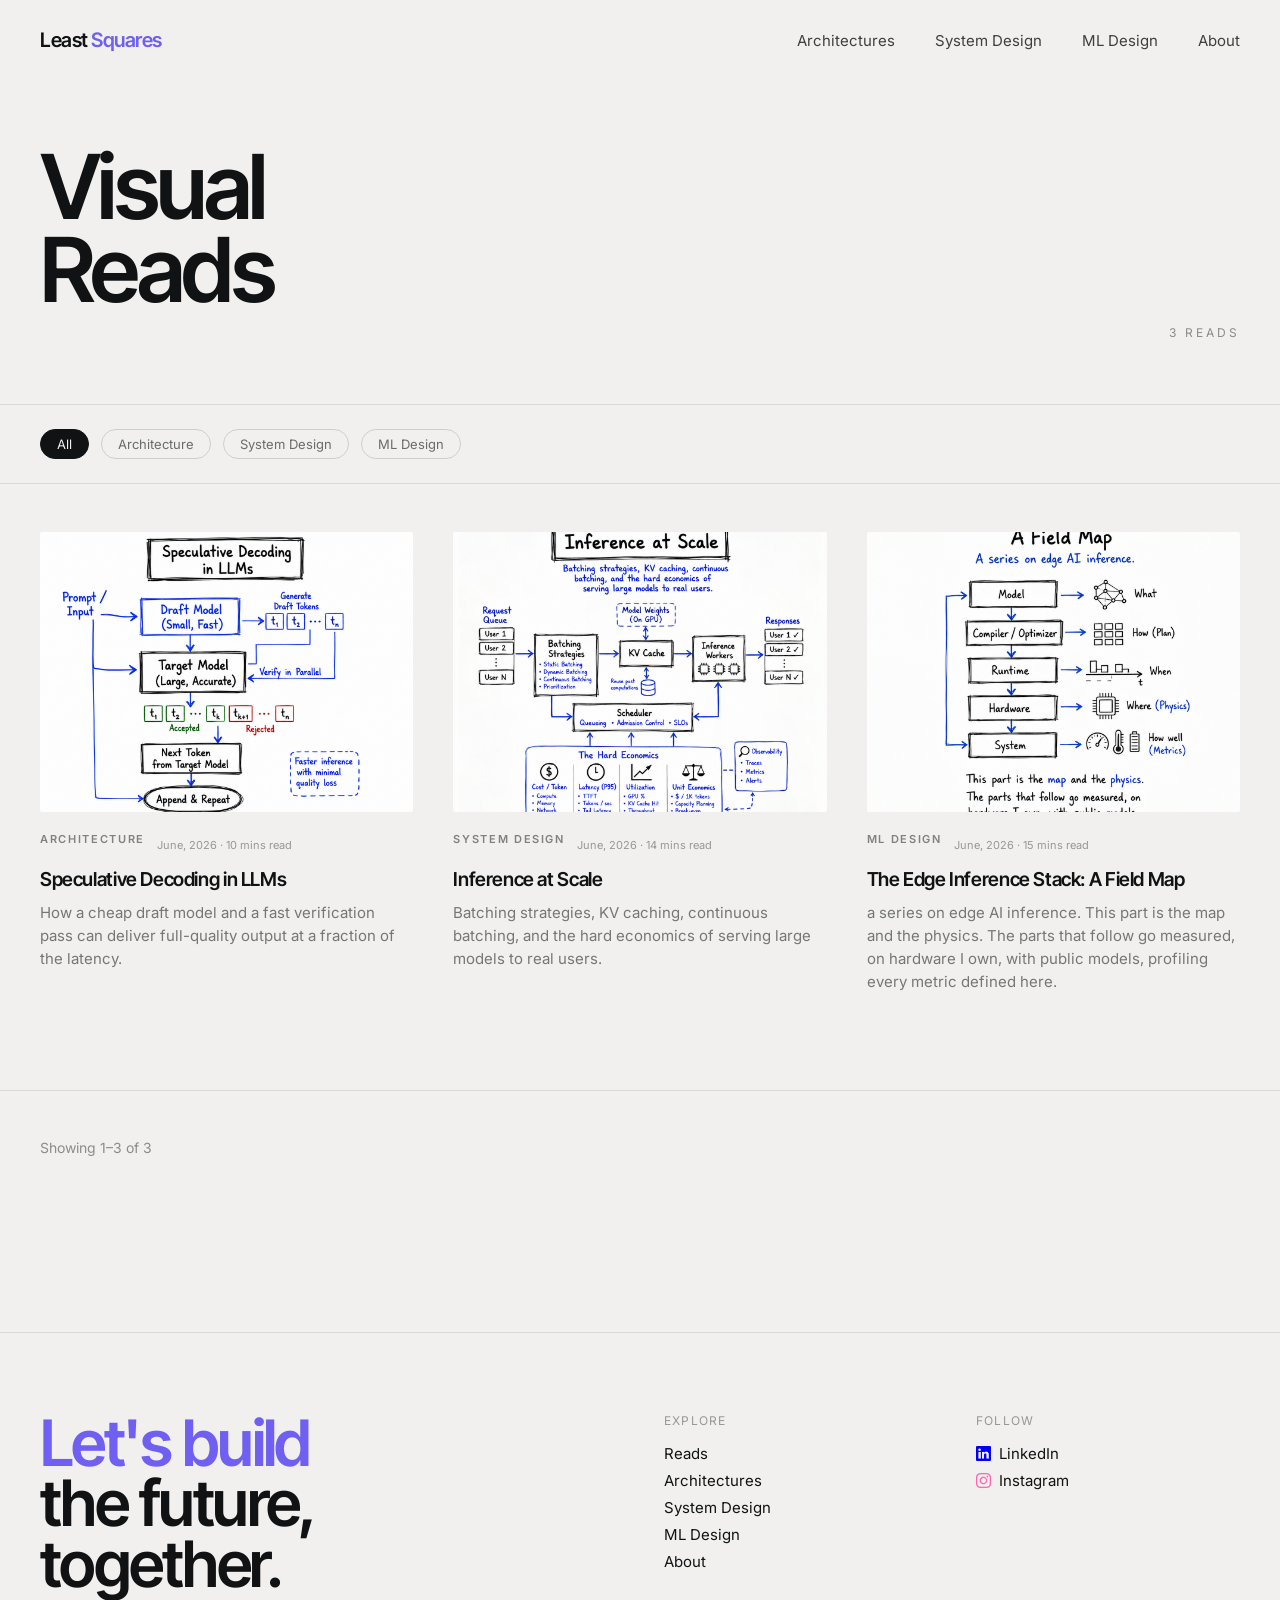
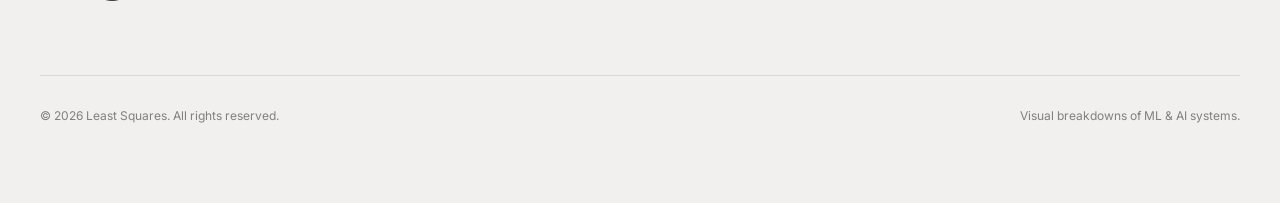
<file: reads.html>
<!DOCTYPE html>
<html lang="en">
<head>
  <meta charset="UTF-8" />
  <meta name="viewport" content="width=device-width, initial-scale=1.0" />
  <title>Reads | Least Squares</title>
  <link rel="icon" href="assets/logo/lslogo.ico">
  <meta name="description" content="Visual breakdowns of ML/AI architectures, system design, and production patterns." />
  <link rel="canonical" href="/reads" />
  <link rel="stylesheet" href="styles.css" />
  <link rel="stylesheet" href="https://cdn.jsdelivr.net/npm/bootstrap-icons@1.11.3/font/bootstrap-icons.min.css">
  <style>
    /* ---- Reads index page ---- */
    .reads-page .reads-hero {
      max-width: 1400px;
      margin: 0 auto;
      padding: 4rem 2.5rem 4rem;
      border-bottom: 1px solid color-mix(in oklch, var(--ink) 10%, transparent);
      display: flex;
      align-items: flex-end;
      justify-content: space-between;
      gap: 2rem;
    }

    .reads-page h1 {
      font-family: var(--font-display);
      font-size: clamp(3.5rem, 7vw, 6.5rem);
      font-weight: 600;
      letter-spacing: -0.04em;
      line-height: 0.93;
    }

    .reads-page .reads-hero-right {
      flex-shrink: 0;
      text-align: right;
    }

    .reads-page .reads-count {
      font-size: 0.75rem;
      text-transform: uppercase;
      letter-spacing: 0.25em;
      color: color-mix(in oklch, var(--ink) 45%, transparent);
    }

    /* Filter bar */
    .reads-page .filter-bar {
      max-width: 1400px;
      margin: 0 auto;
      padding: 1.5rem 2.5rem;
      display: flex;
      align-items: center;
      gap: 0.75rem;
      border-bottom: 1px solid color-mix(in oklch, var(--ink) 10%, transparent);
      flex-wrap: wrap;
    }

    .filter-btn {
      background: none;
      border: 1px solid color-mix(in oklch, var(--ink) 15%, transparent);
      border-radius: 9999px;
      padding: 0.375rem 1rem;
      font-size: 0.8125rem;
      font-family: var(--font-sans);
      cursor: pointer;
      color: color-mix(in oklch, var(--ink) 60%, transparent);
      transition: all 0.15s;
    }

    .filter-btn:hover {
      border-color: var(--ink);
      color: var(--ink);
    }

    .filter-btn.active {
      background: var(--ink);
      border-color: var(--ink);
      color: var(--paper);
    }

    /* Grid */
    .reads-page .reads-grid-wrap {
      max-width: 1400px;
      margin: 0 auto;
      padding: 3rem 2.5rem 2rem;
    }

    .reads-page .reads-grid {
      display: grid;
      grid-template-columns: repeat(3, 1fr);
      gap: 3rem 2.5rem;
    }

    .reads-page .reads-card {
      display: block;
      text-decoration: none;
      color: var(--ink);
      cursor: pointer;
    }

    .reads-page .reads-img-wrap {
      aspect-ratio: 4/3;
      overflow: hidden;
      background: var(--muted-paper);
      margin-bottom: 1.25rem;
      border-radius: 2px;
    }

    .reads-page .reads-img-wrap img {
      width: 100%;
      height: 100%;
      object-fit: cover;
      transition: transform 0.6s;
    }

    .reads-page .reads-card:hover .reads-img-wrap img {
      transform: scale(1.04);
    }

    .reads-page .reads-meta {
      display: flex;
      align-items: center;
      gap: 0.75rem;
      margin-bottom: 0.625rem;
    }

    .reads-page .reads-tag {
      font-size: 0.6875rem;
      text-transform: uppercase;
      letter-spacing: 0.15em;
      font-weight: 600;
      color: color-mix(in oklch, var(--ink) 50%, transparent);
    }

    .reads-page .reads-date {
      font-size: 0.6875rem;
      color: color-mix(in oklch, var(--ink) 40%, transparent);
    }

    .reads-page .reads-title {
      font-family: var(--font-display);
      font-size: clamp(1.125rem, 1.5vw, 1.375rem);
      font-weight: 600;
      letter-spacing: -0.02em;
      line-height: 1.2;
      margin-bottom: 0.625rem;
      transition: opacity 0.15s;
    }

    .reads-page .reads-card:hover .reads-title {
      text-decoration: underline;
      text-underline-offset: 4px;
      text-decoration-thickness: 1px;
    }

    .reads-page .reads-lede {
      font-size: 0.9375rem;
      color: color-mix(in oklch, var(--ink) 55%, transparent);
      line-height: 1.55;
    }

    /* Empty state */
    .reads-page .empty-state {
      grid-column: 1 / -1;
      padding: 4rem 0;
      text-align: center;
      color: color-mix(in oklch, var(--ink) 40%, transparent);
      font-size: 1rem;
    }

    /* Pagination */
    .reads-page .pagination {
      max-width: 1400px;
      margin: 0 auto;
      padding: 3rem 2.5rem 5rem;
      display: flex;
      align-items: center;
      justify-content: space-between;
      border-top: 1px solid color-mix(in oklch, var(--ink) 10%, transparent);
      margin-top: 2rem;
    }

    .pagination-info {
      font-size: 0.875rem;
      color: color-mix(in oklch, var(--ink) 45%, transparent);
    }

    .pagination-controls {
      display: flex;
      align-items: center;
      gap: 0.5rem;
    }

    .page-btn {
      min-width: 2.25rem;
      height: 2.25rem;
      border-radius: 6px;
      border: 1px solid color-mix(in oklch, var(--ink) 15%, transparent);
      background: none;
      font-family: var(--font-sans);
      font-size: 0.875rem;
      cursor: pointer;
      color: color-mix(in oklch, var(--ink) 60%, transparent);
      display: flex;
      align-items: center;
      justify-content: center;
      padding: 0 0.5rem;
      transition: all 0.15s;
    }

    .page-btn:hover:not(:disabled) {
      border-color: var(--ink);
      color: var(--ink);
    }

    .page-btn.active {
      background: var(--ink);
      border-color: var(--ink);
      color: var(--paper);
    }

    .page-btn:disabled {
      opacity: 0.3;
      cursor: not-allowed;
    }

    .page-btn svg {
      width: 0.875rem;
      height: 0.875rem;
      stroke: currentColor;
      fill: none;
      stroke-width: 2;
      stroke-linecap: round;
      stroke-linejoin: round;
    }

    @media (max-width: 900px) {
      .reads-page .reads-grid {
        grid-template-columns: repeat(2, 1fr);
      }
    }

    @media (max-width: 768px) {
      .reads-page .reads-hero {
        padding: 2.5rem 1.5rem 2rem;
        flex-direction: column;
        align-items: flex-start;
        gap: 0.75rem;
      }
      .reads-page .reads-hero-right { text-align: left; }
      .reads-page .filter-bar { padding: 1.25rem 1.5rem; }
      .reads-page .reads-grid-wrap { padding: 2rem 1.5rem 1rem; }
      .reads-page .reads-grid {
        grid-template-columns: 1fr;
        gap: 2.5rem;
      }
      .reads-page .pagination {
        padding: 2rem 1.5rem 3rem;
        flex-direction: column;
        gap: 1rem;
        align-items: flex-start;
      }
    }
  </style>
</head>
<body>

<!-- HEADER -->
<header class="site-header">
  <div class="inner">
    <a href="index.html" class="logo font-display">
      Least <span class="brand-color">Squares</span>
    </a>
    <nav>
      <a href="architectures.html">Architectures</a>
      <a href="system-design.html">System Design</a>
      <a href="ml-design.html">ML Design</a>
      <a href="about.html">About</a>
    </nav>
    <!-- <a href="https://www.youtube.com/" target="_blank" rel="noreferrer" class="subscribe-btn">
      <span class="subscribe-label">Subscribe</span>
      <span class="icon-circle">
        <svg class="icon-arrow-right" viewBox="0 0 24 24"><line x1="5" y1="12" x2="19" y2="12"/><polyline points="12 5 19 12 12 19"/></svg>
      </span>
    </a> -->
    <button class="mobile-menu-btn" id="menuBtn" aria-label="Toggle menu">
      <span></span><span></span><span></span>
    </button>
  </div>
  <nav class="mobile-nav" id="mobileNav">
    <a href="architectures.html">Architectures</a>
    <a href="system-design.html">System Design</a>
    <a href="ml-design.html">ML Design</a>
    <a href="about.html">About</a>
    <!-- <a href="https://www.youtube.com/" target="_blank" rel="noreferrer">Subscribe →</a> -->
  </nav>
</header>

<!-- MAIN -->
<div class="page-wrapper reads-page">
  <main>

    <section class="reads-hero">
      <h1 class="editorial-headline">Visual<br>Reads</h1>
      <div class="reads-hero-right">
        <p class="reads-count" id="totalCount">— reads</p>
      </div>
    </section>

    <!-- Filter bar -->
    <div class="filter-bar" id="filterBar">
      <button class="filter-btn active" data-tag="All">All</button>
      <!-- Tag buttons injected by JS -->
    </div>

    <!-- Grid -->
    <div class="reads-grid-wrap">
      <div class="reads-grid" id="readsGrid">
        <!-- Cards injected by JS -->
      </div>
    </div>

    <!-- Pagination -->
    <div class="pagination" id="pagination">
      <span class="pagination-info" id="pageInfo"></span>
      <div class="pagination-controls" id="pageControls"></div>
    </div>

  </main>

  <!-- FOOTER -->
  <footer class="site-footer">
    <div class="inner">
      <div class="footer-grid">
        <div class="footer-brand">
          <h2 class="font-display"><span class="brand-color">Let's build</span><br>the future,<br>together.</h2>
        </div>
        <div class="footer-col">
          <p class="footer-col-label">Explore</p>
          <ul>
            <li><a href="reads.html">Reads</a></li>
            <li><a href="architectures.html">Architectures</a></li>
            <li><a href="system-design.html">System Design</a></li>
            <li><a href="ml-design.html">ML Design</a></li>
            <li><a href="about.html">About</a></li>
          </ul>
        </div>
        <div class="footer-col">
          <p class="footer-col-label">Follow</p>
          <ul>
            <!-- <li><a href="https://www.youtube.com/" target="_blank" rel="noreferrer">YouTube</a></li> -->
            <li><a href="https://www.linkedin.com/company/least-squares" target="_blank" rel="noreferrer"><i class="bi bi-linkedin" style="color: blue;"></i>&nbsp;&nbsp;LinkedIn</a></li>
            <li><a href="https://www.instagram.com/leastsquares.in?igsh=bHJ1dGNtOXZhd3dq&utm_source=qr" target="_blank" rel="noreferrer"><i class="bi bi-instagram" style="color:hotpink;"></i>&nbsp;&nbsp;Instagram</a></li>
          </ul>
        </div>
      </div>
      <div class="footer-bottom">
        <p id="footer-year">© 2026 Least Squares. All rights reserved.</p>
        <p>Visual breakdowns of ML &amp; AI systems.</p>
      </div>
    </div>
  </footer>
</div>

<script>
  const PER_PAGE = 6;
  let allReads = [];
  let filtered = [];
  let currentPage = 1;
  let activeTag = 'All';

  // ── Reads data — add new posts here ──────────────────────
  // To add a new reads: copy one object, update the fields, save.
  const ESSAYS_DATA = [
    {
      id: "speculative-decoding",
      slug: "reads/architectures/speculative-decoding.html",
      title: "Speculative Decoding in LLMs",
      lede: "How a cheap draft model and a fast verification pass can deliver full-quality output at a fraction of the latency.",
      tag: "Architecture",
      date: "2026-05-20",
      dateLabel: "June, 2026",
      readTime: "10 mins read",
      image: "assets/reads-thumbnails/speculative-decoding-thumbnail.png",
      imageAlt: "Speculative Decoding diagram"
    },
    {
      id: "inference-at-scale",
      slug: "reads/system-design/inference-at-scale.html",
      title: "Inference at Scale",
      lede: "Batching strategies, KV caching, continuous batching, and the hard economics of serving large models to real users.",
      tag: "System Design",
      date: "2026-05-10",
      dateLabel: "June, 2026",
      readTime: "14 mins read",
      image: "assets/reads-thumbnails/inference-scale-thumbnail.png",
      imageAlt: "Inference at scale system diagram"
    },
    {
      id: "endge-ai-inference-pt1",
      slug: "reads/ml-design/edge-ai-inference-pt1.html",
      title: "The Edge Inference Stack: A Field Map",
      lede: "a series on edge AI inference. This part is the map and the physics. The parts that follow go measured, on hardware I own, with public models, profiling every metric defined here.",
      tag: "ML Design",
      date: "2026-06-12",
      dateLabel: "June, 2026",
      readTime: "15 mins read",
      image: "assets/reads-thumbnails/edge-ai-inference-pt1.png",
      imageAlt: "Edge AI Inference Part 1"
    }
  ];

  allReads = ESSAYS_DATA;
  init();

  // ── Bootstrap ──────────────────────────────────────────────
  function init() {
    buildFilters();
    applyFilter('All');
  }

  // ── Build tag filter buttons ───────────────────────────────
  function buildFilters() {
    const tags = ['All', ...new Set(allReads.map(e => e.tag))];
    const bar = document.getElementById('filterBar');
    bar.innerHTML = '';
    tags.forEach(tag => {
      const btn = document.createElement('button');
      btn.className = 'filter-btn' + (tag === activeTag ? ' active' : '');
      btn.dataset.tag = tag;
      btn.textContent = tag;
      btn.addEventListener('click', () => applyFilter(tag));
      bar.appendChild(btn);
    });
  }

  // ── Filter + paginate ──────────────────────────────────────
  function applyFilter(tag) {
    activeTag = tag;
    currentPage = 1;
    filtered = tag === 'All' ? [...allReads] : allReads.filter(e => e.tag === tag);

    // Update active button
    document.querySelectorAll('.filter-btn').forEach(b => {
      b.classList.toggle('active', b.dataset.tag === tag);
    });

    document.getElementById('totalCount').textContent =
      filtered.length + ' read' + (filtered.length !== 1 ? 's' : '');

    render();
  }

  // ── Render current page ────────────────────────────────────
  function render() {
    const grid = document.getElementById('readsGrid');
    const start = (currentPage - 1) * PER_PAGE;
    const page = filtered.slice(start, start + PER_PAGE);

    if (page.length === 0) {
      grid.innerHTML = '<p class="empty-state">No reads in this category yet.</p>';
    } else {
      grid.innerHTML = page.map(reads => `
        <a href="${reads.slug}" class="reads-card">
          <div class="reads-img-wrap">
            <img src="${reads.image}" alt="${reads.imageAlt}" loading="lazy" />
          </div>
          <div class="reads-meta">
            <span class="reads-tag">${reads.tag}</span>
            <span class="reads-date">${reads.dateLabel} · ${reads.readTime}</span>
          </div>
          <h2 class="reads-title font-display">${reads.title}</h2>
          <p class="reads-lede">${reads.lede}</p>
        </a>
      `).join('');
    }

    renderPagination();
    window.scrollTo({ top: 0, behavior: 'smooth' });
  }

  // ── Render pagination controls ─────────────────────────────
  function renderPagination() {
    const total = Math.ceil(filtered.length / PER_PAGE);
    const start = (currentPage - 1) * PER_PAGE + 1;
    const end = Math.min(currentPage * PER_PAGE, filtered.length);

    document.getElementById('pageInfo').textContent =
      filtered.length > 0 ? `Showing ${start}–${end} of ${filtered.length}` : '';

    const controls = document.getElementById('pageControls');

    if (total <= 1) {
      controls.innerHTML = '';
      return;
    }

    // Prev button
    let html = `
      <button class="page-btn" id="prevBtn" ${currentPage === 1 ? 'disabled' : ''} aria-label="Previous page">
        <svg viewBox="0 0 24 24"><polyline points="15 18 9 12 15 6"/></svg>
      </button>
    `;

    // Page number buttons (show up to 5, with ellipsis)
    const pages = getPageRange(currentPage, total);
    pages.forEach(p => {
      if (p === '…') {
        html += `<span style="padding:0 0.25rem;color:color-mix(in oklch,var(--ink) 40%,transparent);font-size:.875rem">…</span>`;
      } else {
        html += `<button class="page-btn${p === currentPage ? ' active' : ''}" data-page="${p}">${p}</button>`;
      }
    });

    // Next button
    html += `
      <button class="page-btn" id="nextBtn" ${currentPage === total ? 'disabled' : ''} aria-label="Next page">
        <svg viewBox="0 0 24 24"><polyline points="9 18 15 12 9 6"/></svg>
      </button>
    `;

    controls.innerHTML = html;

    controls.querySelector('#prevBtn')?.addEventListener('click', () => goTo(currentPage - 1));
    controls.querySelector('#nextBtn')?.addEventListener('click', () => goTo(currentPage + 1));
    controls.querySelectorAll('[data-page]').forEach(btn => {
      btn.addEventListener('click', () => goTo(Number(btn.dataset.page)));
    });
  }

  function goTo(page) {
    currentPage = page;
    render();
  }

  // Smart page range: always show first, last, current ± 1, with ellipsis
  function getPageRange(current, total) {
    if (total <= 7) return Array.from({ length: total }, (_, i) => i + 1);
    const pages = new Set([1, total, current, current - 1, current + 1]
      .filter(p => p >= 1 && p <= total));
    const sorted = [...pages].sort((a, b) => a - b);
    const result = [];
    sorted.forEach((p, i) => {
      if (i > 0 && p - sorted[i - 1] > 1) result.push('…');
      result.push(p);
    });
    return result;
  }

  // ── Header mobile menu ─────────────────────────────────────
  document.getElementById('menuBtn').addEventListener('click', function () {
    document.getElementById('mobileNav').classList.toggle('open');
  });

  document.getElementById('footer-year').textContent =
    '© ' + new Date().getFullYear() + ' Least Squares. All rights reserved.';
</script>
</body>
</html>
</file>
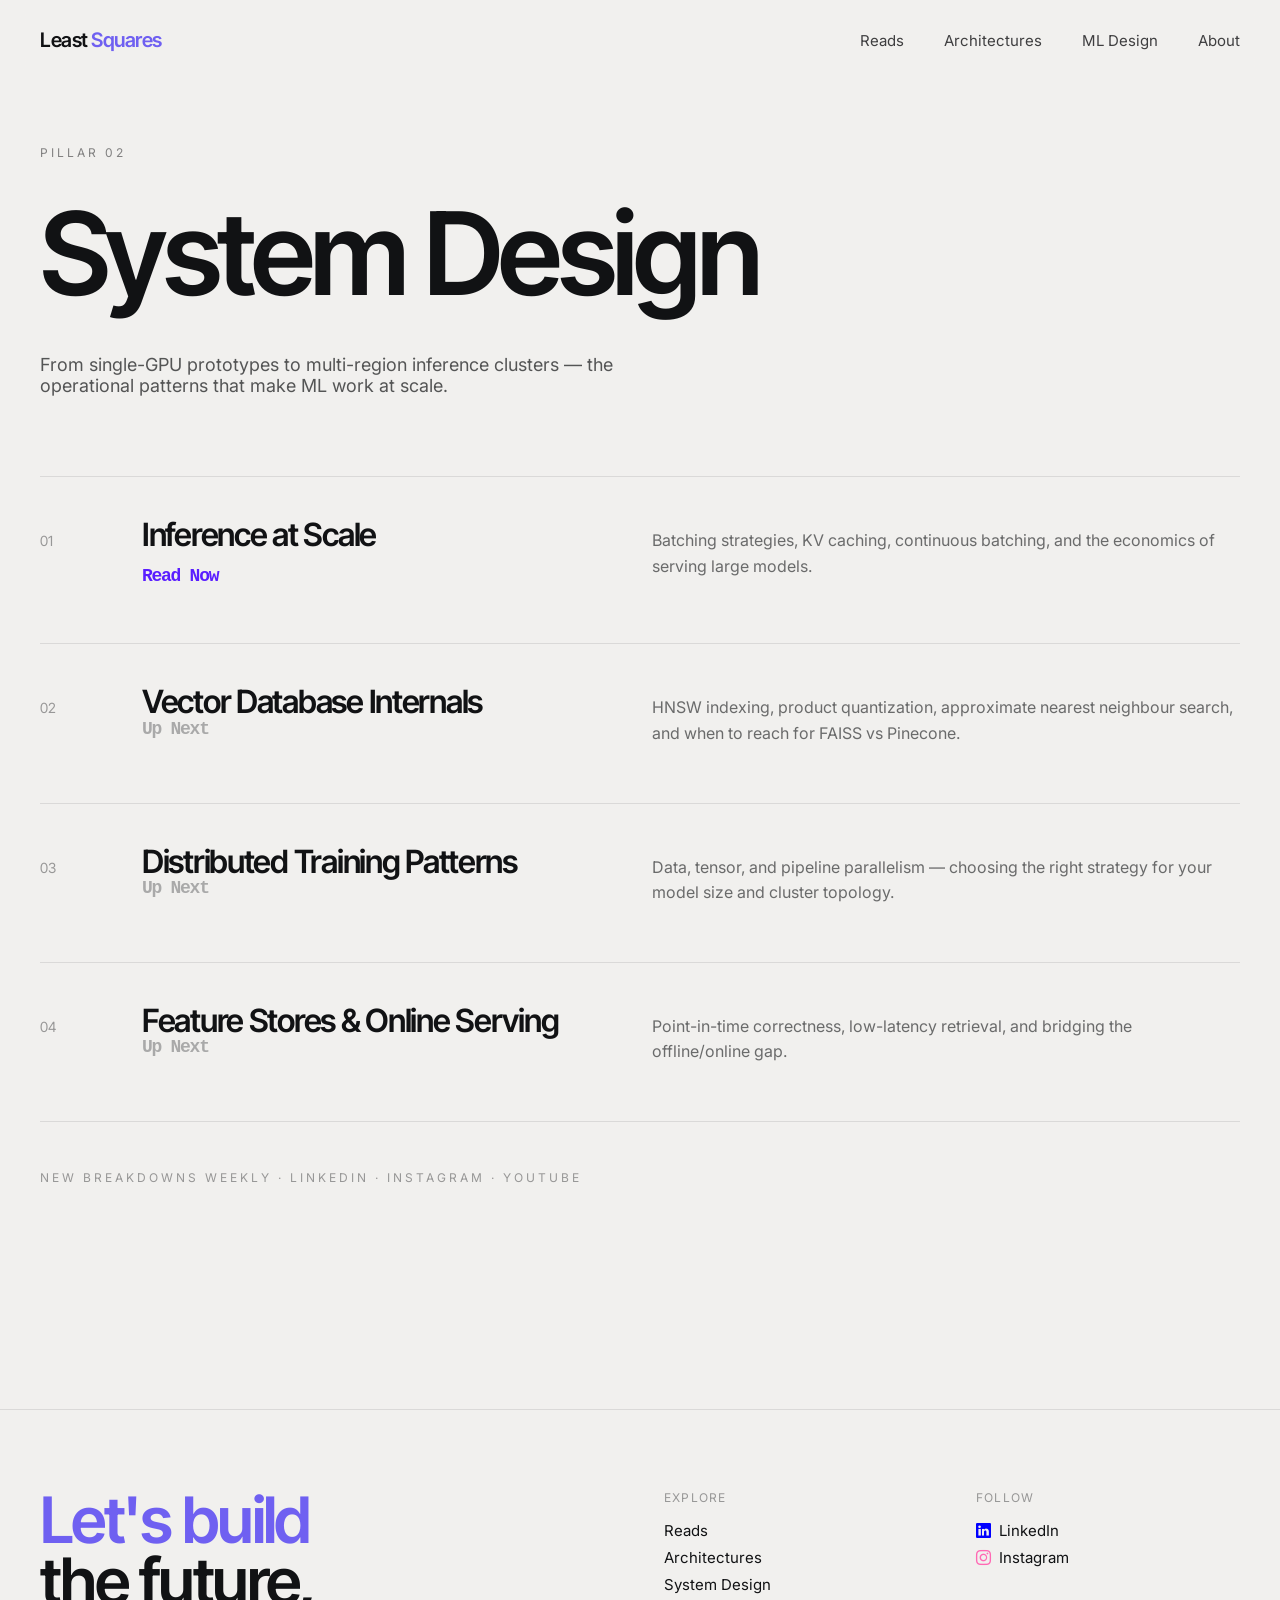
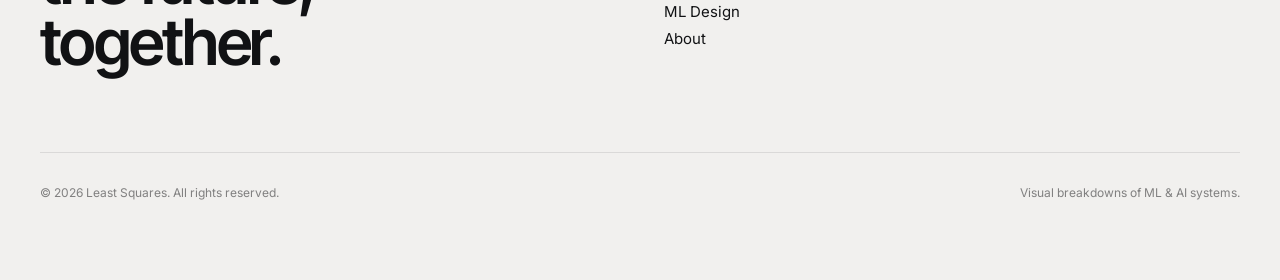
<file: system-design.html>
<!DOCTYPE html>
<html lang="en">
<head>
  <meta charset="UTF-8" />
  <meta name="viewport" content="width=device-width, initial-scale=1.0" />
  <title>System Design | Least Squares</title>
  <link rel="icon" href="assets/logo/lslogo.ico">
  <meta name="description" content="Inference pipelines, vector databases, distributed training — how production ML actually scales." />
  <meta property="og:title" content="System Design — Least Squares" />
  <meta property="og:description" content="Inference pipelines, vector databases, distributed training — how production ML actually scales." />
  <meta property="og:url" content="/system-design" />
  <link rel="canonical" href="/system-design" />
  <link rel="stylesheet" href="styles.css" />
  <link rel="stylesheet" href="https://cdn.jsdelivr.net/npm/bootstrap-icons@1.11.3/font/bootstrap-icons.min.css">
</head>
<body>

<!-- HEADER -->
<header class="site-header">
  <div class="inner">
    <a href="index.html" class="logo font-display">
      Least <span class="brand-color">Squares</span>
    </a>
    <nav>
      <a href="reads.html">Reads</a>
      <a href="architectures.html">Architectures</a>
      <!-- <a href="system-design.html" class="active">System Design</a> -->
      <a href="ml-design.html">ML Design</a>
      <a href="about.html">About</a>
    </nav>
    <!-- <a href="https://www.youtube.com/" target="_blank" rel="noreferrer" class="subscribe-btn">
      <span class="subscribe-label">Subscribe</span>
      <span class="icon-circle">
        <svg class="icon-arrow-right" viewBox="0 0 24 24"><line x1="5" y1="12" x2="19" y2="12"/><polyline points="12 5 19 12 12 19"/></svg>
      </span>
    </a> -->
    <button class="mobile-menu-btn" id="menuBtn" aria-label="Toggle menu">
      <span></span><span></span><span></span>
    </button>
  </div>
  <nav class="mobile-nav" id="mobileNav">
    <a href="reads.html">Reads</a>
    <a href="architectures.html">Architectures</a>
    <a href="system-design.html">System Design</a>
    <a href="ml-design.html">ML Design</a>
    <a href="about.html">About</a>
    <!-- <a href="https://www.youtube.com/" target="_blank" rel="noreferrer">Subscribe →</a> -->
  </nav>
</header>

<!-- MAIN -->
<div class="page-wrapper topic-page">
  <main>
    <section class="topic-hero">
      <p class="topic-eyebrow">Pillar 02</p>
      <h1 class="editorial-headline">System Design</h1>
      <p class="topic-intro">From single-GPU prototypes to multi-region inference clusters — the operational patterns that make ML work at scale.</p>
    </section>

    <section class="topic-entries">
      <div class="topic-list">
        <article class="topic-entry">
          <span class="entry-num font-display">01</span>
          <h2 class="entry-title font-display">Inference at Scale<br><a class="read-now" href="reads/system-design/inference-at-scale.html" style="font-size: 18px; font-family: 'Courier New', Courier, monospace;">Read Now</a></h2>
          <p class="entry-body">Batching strategies, KV caching, continuous batching, and the economics of serving large models.</p>
        </article>
        <article class="topic-entry">
          <span class="entry-num font-display">02</span>
          <h2 class="entry-title font-display">Vector Database Internals<br><p style="font-size: 18px; color: darkgrey; font-family: 'Courier New', Courier, monospace;">Up Next</p></h2>
          <p class="entry-body">HNSW indexing, product quantization, approximate nearest neighbour search, and when to reach for FAISS vs Pinecone.</p>
        </article>
        <article class="topic-entry">
          <span class="entry-num font-display">03</span>
          <h2 class="entry-title font-display">Distributed Training Patterns<br><p style="font-size: 18px; color: darkgrey; font-family: 'Courier New', Courier, monospace;">Up Next</p></h2>
          <p class="entry-body">Data, tensor, and pipeline parallelism — choosing the right strategy for your model size and cluster topology.</p>
        </article>
        <article class="topic-entry">
          <span class="entry-num font-display">04</span>
          <h2 class="entry-title font-display">Feature Stores &amp; Online Serving<br><p style="font-size: 18px; color: darkgrey; font-family: 'Courier New', Courier, monospace;">Up Next</p></h2>
          <p class="entry-body">Point-in-time correctness, low-latency retrieval, and bridging the offline/online gap.</p>
        </article>
      </div>
      <p class="topic-footer-note">New breakdowns weekly · LinkedIn · Instagram · YouTube</p>
    </section>
  </main>

  <!-- FOOTER -->
  <footer class="site-footer">
    <div class="inner">
      <div class="footer-grid">
        <div class="footer-brand">
          <h2 class="font-display"><span class="brand-color">Let's build</span><br>the future,<br>together.</h2>
        </div>
        <div class="footer-col">
          <p class="footer-col-label">Explore</p>
          <ul>
            <li><a href="reads.html">Reads</a></li>
            <li><a href="architectures.html">Architectures</a></li>
            <li><a href="system-design.html">System Design</a></li>
            <li><a href="ml-design.html">ML Design</a></li>
            <li><a href="about.html">About</a></li>
          </ul>
        </div>
        <div class="footer-col">
          <p class="footer-col-label">Follow</p>
          <ul>
            <!-- <li><a href="https://www.youtube.com/" target="_blank" rel="noreferrer">YouTube</a></li> -->
            <li><a href="https://www.linkedin.com/company/least-squares" target="_blank" rel="noreferrer"><i class="bi bi-linkedin" style="color: blue;"></i>&nbsp;&nbsp;LinkedIn</a></li>
            <li><a href="https://www.instagram.com/leastsquares.in?igsh=bHJ1dGNtOXZhd3dq&utm_source=qr" target="_blank" rel="noreferrer"><i class="bi bi-instagram" style="color:hotpink;"></i>&nbsp;&nbsp;Instagram</a></li>
          </ul>
        </div>
      </div>
      <div class="footer-bottom">
        <p id="footer-year">© 2026 Least Squares. All rights reserved.</p>
        <p>Visual breakdowns of ML &amp; AI systems.</p>
      </div>
    </div>
  </footer>
</div>

<script>
  document.getElementById('menuBtn').addEventListener('click', function() {
    document.getElementById('mobileNav').classList.toggle('open');
  });
  document.getElementById('footer-year').textContent =
    '© ' + new Date().getFullYear() + ' Least Squares. All rights reserved.';
</script>
</body>
</html>
</file>
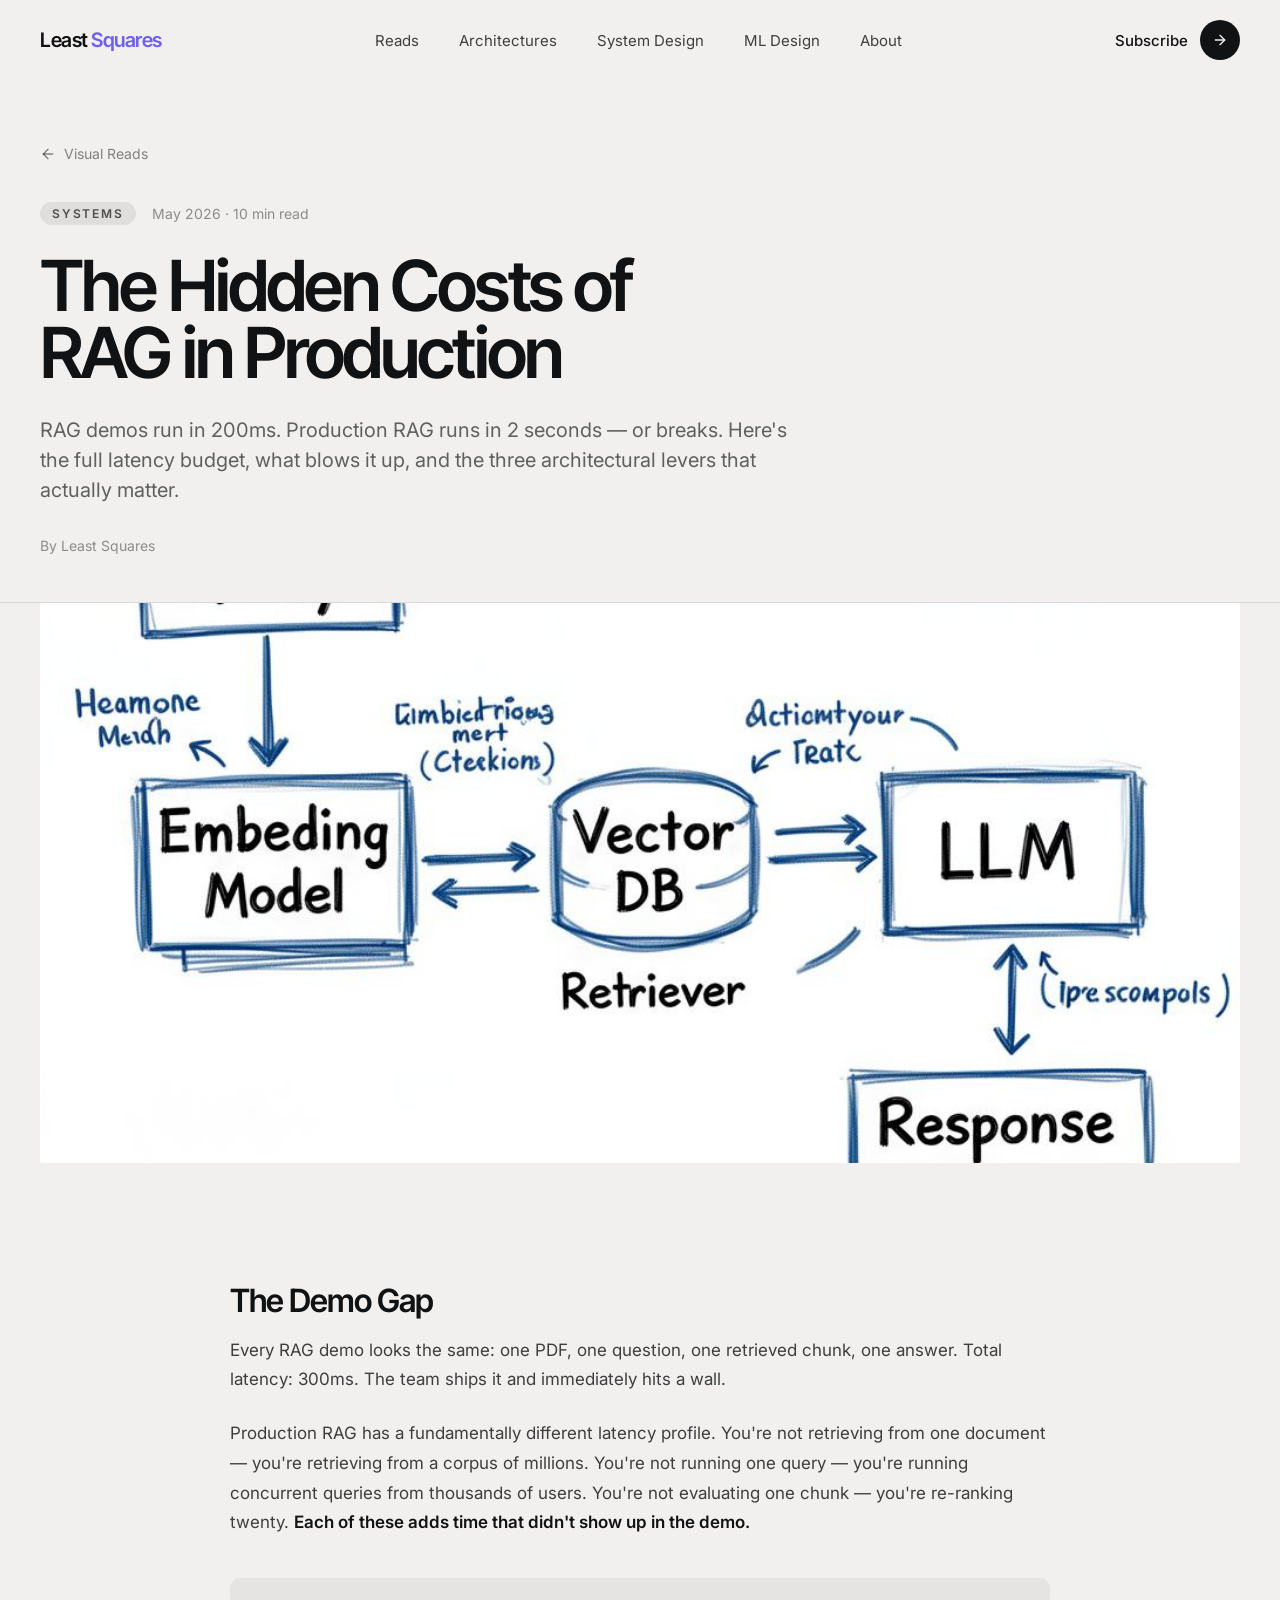
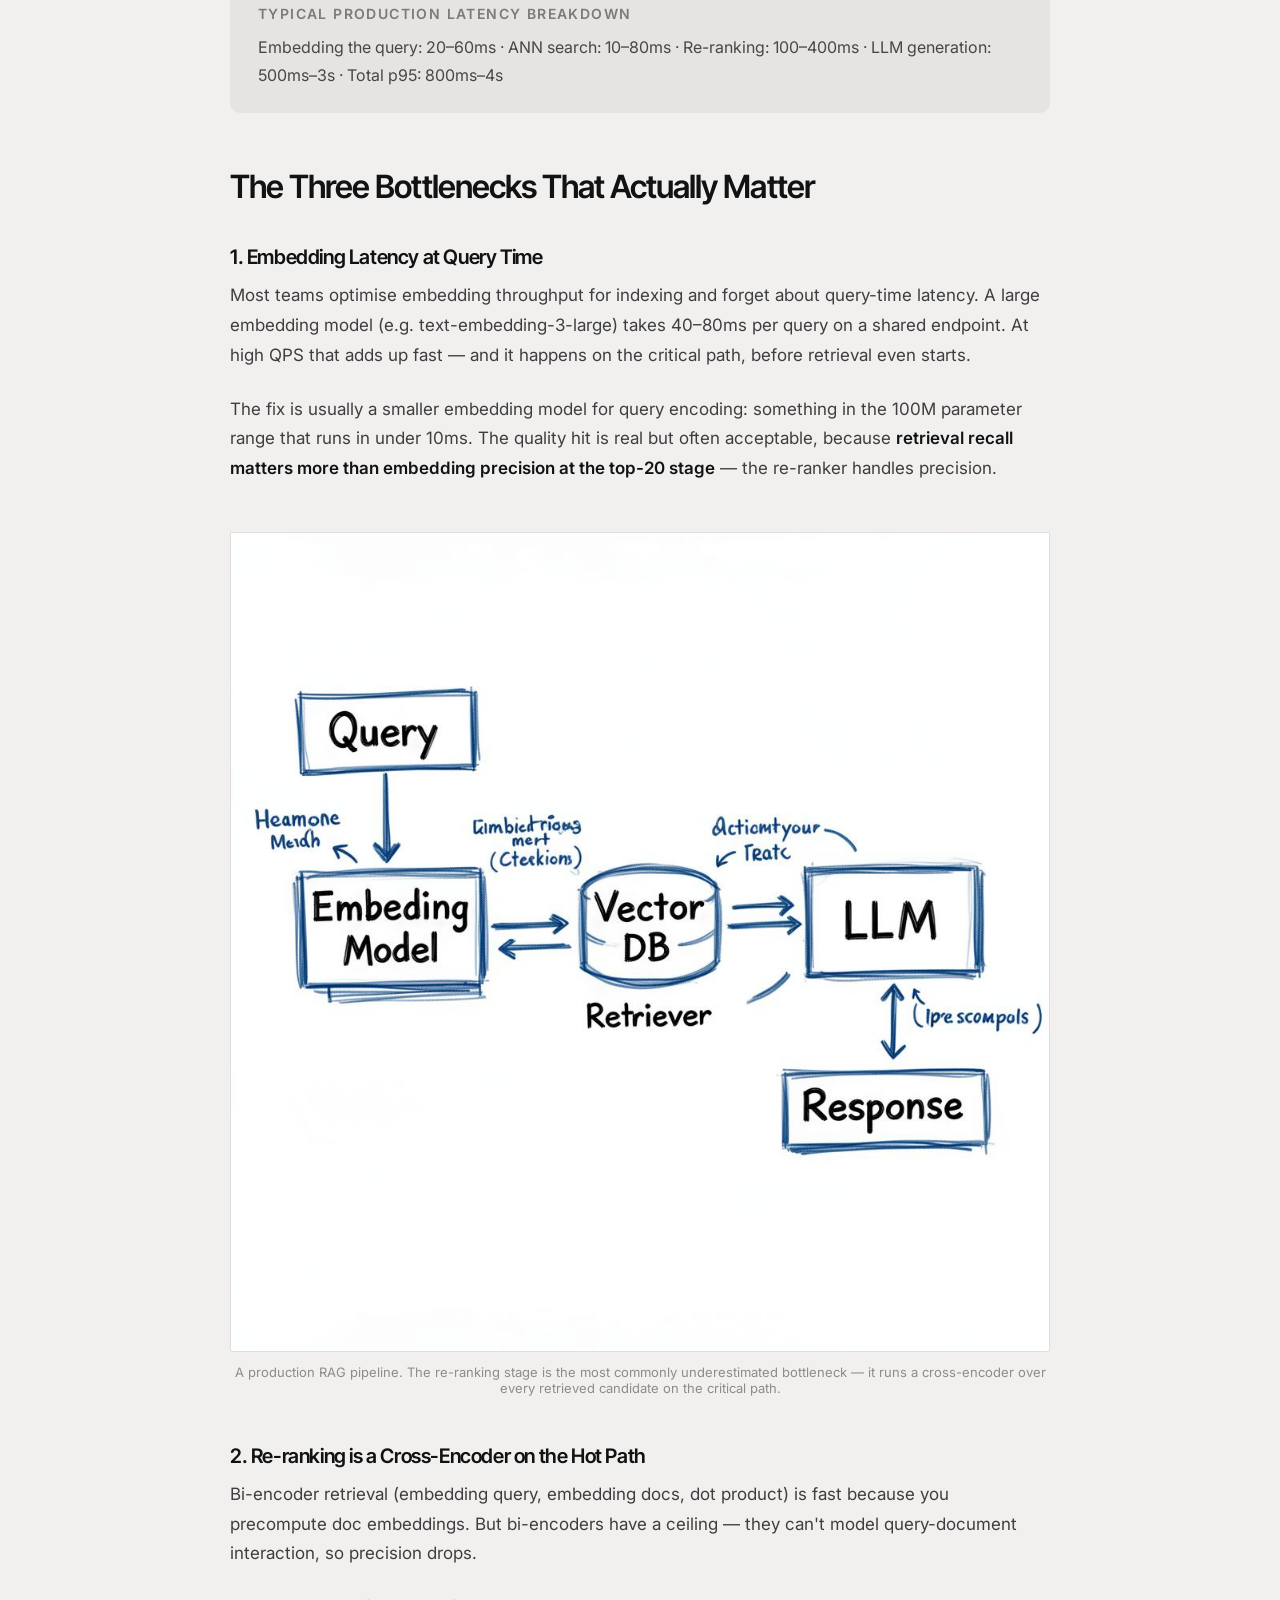
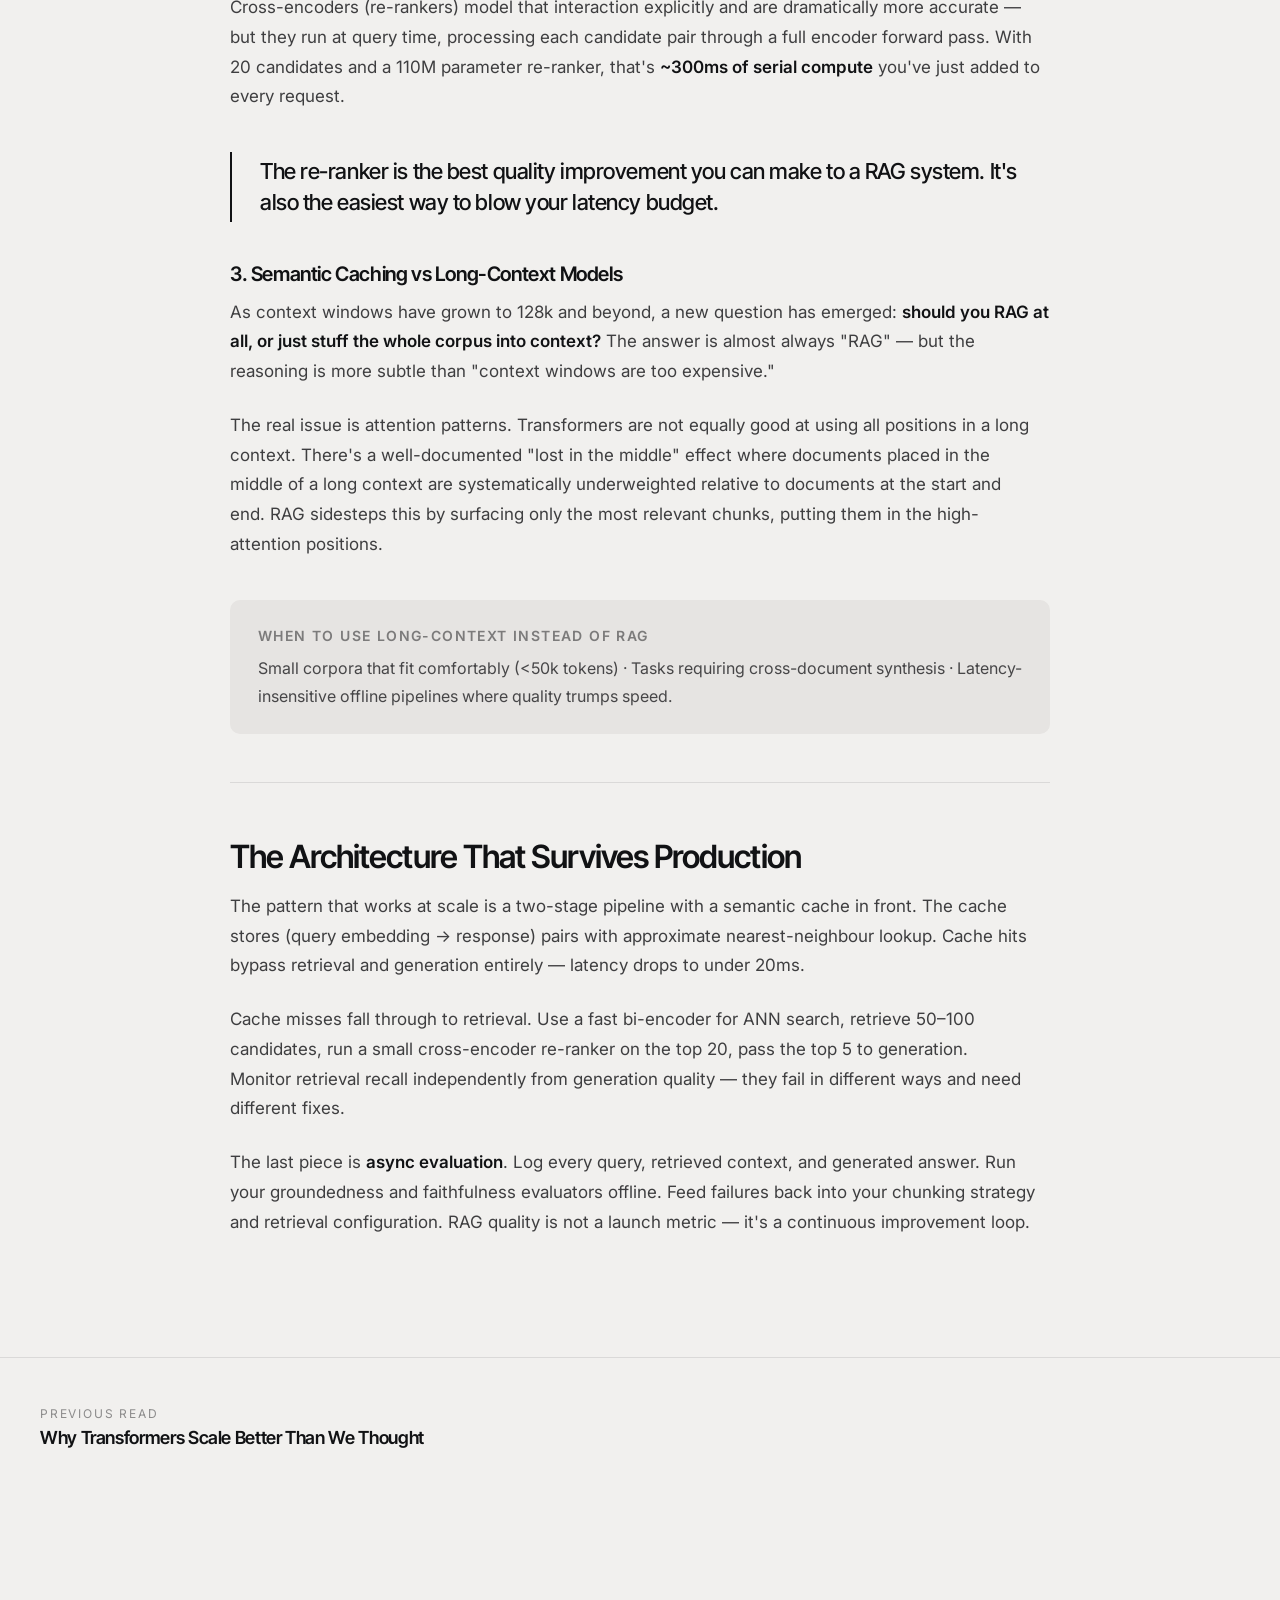
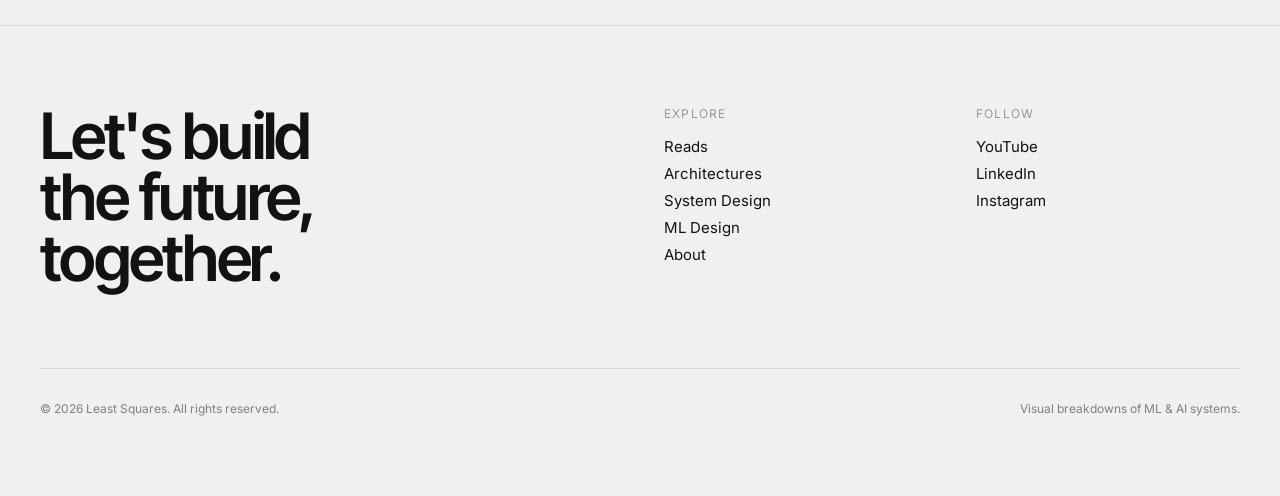
<file: reads/reads-rag.html>
<!DOCTYPE html>
<html lang="en">
<head>
  <meta charset="UTF-8" />
  <meta name="viewport" content="width=device-width, initial-scale=1.0" />
  <title>The Hidden Costs of RAG in Production — Least Squares</title>
  <meta name="description" content="Latency trade-offs between dense retrieval, semantic caching, and long-context models in production RAG systems." />
  <meta property="og:title" content="The Hidden Costs of RAG in Production" />
  <meta property="og:description" content="Latency trade-offs between dense retrieval, semantic caching, and long-context models." />
  <meta property="og:image" content="../assets/diagram-rag.jpg" />
  <link rel="canonical" href="/reads-rag" />
  <link rel="stylesheet" href="../styles.css" />
</head>
<body>

<!-- HEADER -->
<header class="site-header">
  <div class="inner">
    <a href="../index.html" class="logo font-display">
      Least <span class="brand-color">Squares</span>
    </a>
    <nav>
      <a href="../reads.html">Reads</a>
      <a href="../architectures.html">Architectures</a>
      <a href="../system-design.html">System Design</a>
      <a href="../ml-design.html">ML Design</a>
      <a href="../about.html">About</a>
    </nav>
    <a href="https://www.youtube.com/" target="_blank" rel="noreferrer" class="subscribe-btn">
      <span class="subscribe-label">Subscribe</span>
      <span class="icon-circle">
        <svg class="icon-arrow-right" viewBox="0 0 24 24"><line x1="5" y1="12" x2="19" y2="12"/><polyline points="12 5 19 12 12 19"/></svg>
      </span>
    </a>
    <button class="mobile-menu-btn" id="menuBtn" aria-label="Toggle menu">
      <span></span><span></span><span></span>
    </button>
  </div>
  <nav class="mobile-nav" id="mobileNav">
    <a href="../reads.html">Reads</a>
    <a href="../architectures.html">Architectures</a>
    <a href="../system-design.html">System Design</a>
    <a href="../ml-design.html">ML Design</a>
    <a href="../about.html">About</a>
    <a href="https://www.youtube.com/" target="_blank" rel="noreferrer">Subscribe →</a>
  </nav>
</header>

<!-- MAIN -->
<div class="page-wrapper reads-page">
  <main>

    <!-- Hero -->
    <section class="reads-hero">
      <a href="../index.html#reads" class="reads-back">
        <svg viewBox="0 0 24 24"><line x1="19" y1="12" x2="5" y2="12"/><polyline points="12 19 5 12 12 5"/></svg>
        Visual Reads
      </a>
      <div class="reads-meta-top">
        <span class="reads-tag-pill">Systems</span>
        <span class="reads-date">May 2026 · 10 min read</span>
      </div>
      <h1 class="editorial-headline">The Hidden Costs of RAG in Production</h1>
      <p class="reads-lede">
        RAG demos run in 200ms. Production RAG runs in 2 seconds — or breaks. Here's the full latency budget, what blows it up, and the three architectural levers that actually matter.
      </p>
      <p class="reads-byline">By Least Squares</p>
    </section>

    <!-- Cover image -->
    <div class="reads-cover">
      <img src="../assets/diagram-rag.jpg" alt="RAG pipeline diagram" />
    </div>

    <!-- Body -->
    <article class="reads-content">

      <h2>The Demo Gap</h2>
      <p>
        Every RAG demo looks the same: one PDF, one question, one retrieved chunk, one answer. Total latency: 300ms. The team ships it and immediately hits a wall.
      </p>
      <p>
        Production RAG has a fundamentally different latency profile. You're not retrieving from one document — you're retrieving from a corpus of millions. You're not running one query — you're running concurrent queries from thousands of users. You're not evaluating one chunk — you're re-ranking twenty. <strong>Each of these adds time that didn't show up in the demo.</strong>
      </p>

      <div class="reads-callout">
        <p><strong>Typical production latency breakdown</strong>Embedding the query: 20–60ms · ANN search: 10–80ms · Re-ranking: 100–400ms · LLM generation: 500ms–3s · Total p95: 800ms–4s</p>
      </div>

      <h2>The Three Bottlenecks That Actually Matter</h2>

      <h3>1. Embedding Latency at Query Time</h3>
      <p>
        Most teams optimise embedding throughput for indexing and forget about query-time latency. A large embedding model (e.g. text-embedding-3-large) takes 40–80ms per query on a shared endpoint. At high QPS that adds up fast — and it happens on the critical path, before retrieval even starts.
      </p>
      <p>
        The fix is usually a smaller embedding model for query encoding: something in the 100M parameter range that runs in under 10ms. The quality hit is real but often acceptable, because <strong>retrieval recall matters more than embedding precision at the top-20 stage</strong> — the re-ranker handles precision.
      </p>

      <figure>
        <img src="../assets/diagram-rag.jpg" alt="RAG pipeline showing query embedding, ANN retrieval, re-ranking and generation stages with latency annotations" />
        <figcaption>A production RAG pipeline. The re-ranking stage is the most commonly underestimated bottleneck — it runs a cross-encoder over every retrieved candidate on the critical path.</figcaption>
      </figure>

      <h3>2. Re-ranking is a Cross-Encoder on the Hot Path</h3>
      <p>
        Bi-encoder retrieval (embedding query, embedding docs, dot product) is fast because you precompute doc embeddings. But bi-encoders have a ceiling — they can't model query-document interaction, so precision drops.
      </p>
      <p>
        Cross-encoders (re-rankers) model that interaction explicitly and are dramatically more accurate — but they run at query time, processing each candidate pair through a full encoder forward pass. With 20 candidates and a 110M parameter re-ranker, that's <strong>~300ms of serial compute</strong> you've just added to every request.
      </p>

      <blockquote>
        <p>The re-ranker is the best quality improvement you can make to a RAG system. It's also the easiest way to blow your latency budget.</p>
      </blockquote>

      <h3>3. Semantic Caching vs Long-Context Models</h3>
      <p>
        As context windows have grown to 128k and beyond, a new question has emerged: <strong>should you RAG at all, or just stuff the whole corpus into context?</strong> The answer is almost always "RAG" — but the reasoning is more subtle than "context windows are too expensive."
      </p>
      <p>
        The real issue is attention patterns. Transformers are not equally good at using all positions in a long context. There's a well-documented "lost in the middle" effect where documents placed in the middle of a long context are systematically underweighted relative to documents at the start and end. RAG sidesteps this by surfacing only the most relevant chunks, putting them in the high-attention positions.
      </p>

      <div class="reads-callout">
        <p><strong>When to use long-context instead of RAG</strong>Small corpora that fit comfortably (&lt;50k tokens) · Tasks requiring cross-document synthesis · Latency-insensitive offline pipelines where quality trumps speed.</p>
      </div>

      <hr />

      <h2>The Architecture That Survives Production</h2>
      <p>
        The pattern that works at scale is a two-stage pipeline with a semantic cache in front. The cache stores (query embedding → response) pairs with approximate nearest-neighbour lookup. Cache hits bypass retrieval and generation entirely — latency drops to under 20ms.
      </p>
      <p>
        Cache misses fall through to retrieval. Use a fast bi-encoder for ANN search, retrieve 50–100 candidates, run a small cross-encoder re-ranker on the top 20, pass the top 5 to generation. Monitor retrieval recall independently from generation quality — they fail in different ways and need different fixes.
      </p>
      <p>
        The last piece is <strong>async evaluation</strong>. Log every query, retrieved context, and generated answer. Run your groundedness and faithfulness evaluators offline. Feed failures back into your chunking strategy and retrieval configuration. RAG quality is not a launch metric — it's a continuous improvement loop.
      </p>

    </article>

    <!-- Post nav -->
    <nav class="reads-post-nav" aria-label="Post navigation">
      <a href="reads-transformers.html" class="post-nav-link prev">
        <span class="post-nav-label">Previous read</span>
        <span class="post-nav-title">Why Transformers Scale Better Than We Thought</span>
      </a>
    </nav>

  </main>

  <!-- FOOTER -->
  <footer class="site-footer">
    <div class="inner">
      <div class="footer-grid">
        <div class="footer-brand">
          <h2 class="font-display">Let's build<br>the future,<br>together.</h2>
        </div>
        <div class="footer-col">
          <p class="footer-col-label">Explore</p>
          <ul>
            <li><a href="../reads.html">Reads</a></li>
            <li><a href="../architectures.html">Architectures</a></li>
            <li><a href="../system-design.html">System Design</a></li>
            <li><a href="../ml-design.html">ML Design</a></li>
            <li><a href="../about.html">About</a></li>
          </ul>
        </div>
        <div class="footer-col">
          <p class="footer-col-label">Follow</p>
          <ul>
            <li><a href="https://www.youtube.com/" target="_blank" rel="noreferrer">YouTube</a></li>
            <li><a href="https://www.linkedin.com/" target="_blank" rel="noreferrer">LinkedIn</a></li>
            <li><a href="https://www.instagram.com/" target="_blank" rel="noreferrer">Instagram</a></li>
          </ul>
        </div>
      </div>
      <div class="footer-bottom">
        <p id="footer-year">© 2026 Least Squares. All rights reserved.</p>
        <p>Visual breakdowns of ML &amp; AI systems.</p>
      </div>
    </div>
  </footer>
</div>

<script>
  document.getElementById('menuBtn').addEventListener('click', function() {
    document.getElementById('mobileNav').classList.toggle('open');
  });
  document.getElementById('footer-year').textContent =
    '© ' + new Date().getFullYear() + ' Least Squares. All rights reserved.';
</script>
</body>
</html>
</file>
<file: styles.css>
@import url("https://fonts.googleapis.com/css2?family=Inter+Tight:wght@400;500;600;700;800&family=Inter:wght@400;500;600&display=swap");

*, *::before, *::after {
  box-sizing: border-box;
  margin: 0;
  padding: 0;
}

:root {
  --ink: oklch(0.18 0.005 270);
  --paper: oklch(0.955 0.003 80);
  --muted-paper: oklch(0.92 0.004 80);
  --marker: oklch(0.55 0.005 270);
  --border: oklch(0.86 0.004 80);
  --font-sans: "Inter", ui-sans-serif, system-ui, sans-serif;
  --font-display: "Inter Tight", ui-sans-serif, system-ui, sans-serif;
  --radius: 0.625rem;
}

html, body {
  background-color: var(--paper);
  color: var(--ink);
  font-family: var(--font-sans);
  -webkit-font-smoothing: antialiased;
  min-height: 100vh;
}

a {
  color: inherit;
  text-decoration: none;
}

img {
  display: block;
  max-width: 100%;
}

ul {
  list-style: none;
}

/* Utilities */
.font-display {
  font-family: var(--font-display);
  letter-spacing: -0.025em;
}

.editorial-headline {
  font-family: var(--font-display);
  font-weight: 600;
  letter-spacing: -0.04em;
  line-height: 0.95;
}

.editorial-headline-gradient {
  font-weight: 700;
  background: linear-gradient(90deg, #111 0%, #111 40%, #6f60f1 50%, #111 60%, #111 100%);
  background-size: 200% auto;
  color: transparent;
  -webkit-background-clip: text;
  background-clip: text;
  animation: shimmer 2.5s linear infinite;
}

@keyframes shimmer {
  0% { background-position: 200% center; }
  100% { background-position: 0% center; }
}


/* --- HEADER --- */
.site-header {
  width: 100%;
  position: sticky;
  top: 0;
  z-index: 50;
  background: color-mix(in oklch, var(--paper) 85%, transparent);
  backdrop-filter: blur(12px);
  -webkit-backdrop-filter: blur(12px);
  border-bottom: 1px solid transparent;
}

.site-header .inner {
  max-width: 1400px;
  margin: 0 auto;
  padding: 0 2.5rem;
  height: 5rem;
  display: flex;
  align-items: center;
  justify-content: space-between;
}

.site-header .logo {
  font-family: var(--font-display);
  font-size: 1.25rem;
  font-weight: 600;
  letter-spacing: -0.025em;
}

.site-header .inner nav {
  display: flex;
  align-items: center;
  gap: 2.5rem;
  font-size: 0.9375rem;
  color: color-mix(in oklch, var(--ink) 80%, transparent);
}

.site-header .inner nav a:hover {
  color: var(--ink);
  transition: color 0.15s;
}

.site-header .inner nav a.active {
  color: var(--ink);
}

.site-header .subscribe-btn {
  display: flex;
  align-items: center;
  gap: 0.75rem;
  font-size: 0.9375rem;
  font-weight: 500;
}

.site-header .subscribe-btn .icon-circle {
  width: 2.5rem;
  height: 2.5rem;
  border-radius: 50%;
  background: var(--ink);
  color: var(--paper);
  display: flex;
  align-items: center;
  justify-content: center;
  transition: transform 0.2s;
  flex-shrink: 0;
}

.site-header .subscribe-btn:hover .icon-circle {
  transform: rotate(-25deg);
}

.read-now {
  font-size: 18px;
  color: rgb(90, 30, 255);
  font-family: 'Courier New', Courier, monospace;
  text-decoration: none;
  display: inline-block;
  transition: color 0.3s ease, transform 0.3s ease;
}

.read-now:hover {
  color: #00c96b;
  transform: translateX(4px);
}

/* Mobile nav toggle — hidden on desktop, shown only in mobile breakpoint */
.mobile-menu-btn {
  display: none;
  background: none;
  border: none;
  cursor: pointer;
  flex-direction: column;
  gap: 5px;
  padding: 4px;
}

@media (min-width: 769px) {
  .mobile-menu-btn {
    display: none !important;
  }
}

.mobile-menu-btn span {
  display: block;
  width: 22px;
  height: 2px;
  background: var(--ink);
  transition: all 0.3s;
}

.mobile-nav {
  display: none;
  flex-direction: column;
  padding: 1rem 1.5rem 1.5rem;
  border-top: 1px solid color-mix(in oklch, var(--ink) 10%, transparent);
  gap: 0.75rem;
}

.mobile-nav a {
  font-size: 1rem;
  color: var(--ink);
  padding: 0.25rem 0;
}

@media (max-width: 768px) {
  .mobile-nav.open {
    display: flex;
  }
}

/* --- FOOTER --- */
.site-footer {
  margin-top: 6rem;
  border-top: 1px solid color-mix(in oklch, var(--ink) 10%, transparent);
}

.site-footer .inner {
  max-width: 1400px;
  margin: 0 auto;
  padding: 5rem 2.5rem;
}

.site-footer .footer-grid {
  display: grid;
  grid-template-columns: repeat(12, 1fr);
  gap: 3rem;
}

.site-footer .footer-brand {
  grid-column: span 6;
}

.site-footer .footer-brand h2 {
  font-family: var(--font-display);
  font-size: clamp(2.5rem, 5vw, 4.5rem);
  font-weight: 600;
  letter-spacing: -0.04em;
  line-height: 0.95;
}

.site-footer .footer-col {
  grid-column: span 3;
}

.site-footer .footer-col-label {
  font-size: 0.75rem;
  text-transform: uppercase;
  letter-spacing: 0.1em;
  color: color-mix(in oklch, var(--ink) 40%, transparent);
  margin-bottom: 1rem;
}

.site-footer .footer-col ul {
  display: flex;
  flex-direction: column;
  gap: 0.5rem;
  font-size: 0.9375rem;
}

.site-footer .footer-col ul a:hover {
  text-decoration: underline;
  text-underline-offset: 4px;
}

.site-footer .footer-bottom {
  margin-top: 5rem;
  padding-top: 2rem;
  border-top: 1px solid color-mix(in oklch, var(--ink) 10%, transparent);
  display: flex;
  justify-content: space-between;
  gap: 1rem;
  font-size: 0.75rem;
  color: color-mix(in oklch, var(--ink) 50%, transparent);
}

/* --- HOME PAGE --- */
.page-wrapper {
  min-height: 100vh;
}

/* Hero */
.hero {
  position: relative;
}

.hero .inner {
  max-width: 1400px;
  margin: 0 auto;
  padding: 7rem 2.5rem 10rem;
}

.hero .eyebrow {
  font-size: 0.75rem;
  text-transform: uppercase;
  letter-spacing: 0.25em;
  color: color-mix(in oklch, var(--ink) 50%, transparent);
  margin-bottom: 3rem;
}

.hero h1 {
  font-size: clamp(12vw, 14vw, 200px);
  line-height: 0.92;
  font-family: var(--font-display);
  font-weight: 600;
  letter-spacing: -0.04em;
}

.hero .hero-bottom {
  margin-top: 5rem;
  display: grid;
  grid-template-columns: repeat(12, 1fr);
  gap: 2.5rem;
  align-items: end;
}

.hero .hero-right {
  grid-column: 7 / 13;
}

.hero .hero-desc {
  font-size: 1.1875rem;
  color: color-mix(in oklch, var(--ink) 70%, transparent);
  line-height: 1.4;
  text-wrap: pretty;
}

.hero .hero-actions {
  margin-top: 2rem;
  display: flex;
  align-items: center;
  gap: 1.5rem;
}

.hero .yt-link {
  display: inline-flex;
  align-items: center;
  gap: 0.75rem;
  font-size: 0.9375rem;
  font-weight: 500;
}

.hero .yt-link .icon-circle {
  width: 2.75rem;
  height: 2.75rem;
  border-radius: 50%;
  background: var(--ink);
  color: var(--paper);
  display: flex;
  align-items: center;
  justify-content: center;
  transition: transform 0.2s;
  flex-shrink: 0;
}

.hero .yt-link:hover .icon-circle {
  transform: rotate(-25deg);
}

.hero .about-link {
  font-size: 0.9375rem;
  text-decoration: underline;
  text-underline-offset: 4px;
  text-decoration-color: color-mix(in oklch, var(--ink) 30%, transparent);
}

.hero .about-link:hover {
  text-decoration-color: var(--ink);
}

/* Marquee */
.marquee-band {
  border-top: 1px solid color-mix(in oklch, var(--ink) 10%, transparent);
  border-bottom: 1px solid color-mix(in oklch, var(--ink) 10%, transparent);
  overflow: hidden;
}

.marquee-inner {
  display: flex;
  gap: 3rem;
  padding: 1.5rem 0;
  white-space: nowrap;
  animation: scroll 40s linear infinite;
}

.marquee-item {
  font-family: var(--font-display);
  font-size: 1.5rem;
  font-weight: 500;
  color: color-mix(in oklch, var(--ink) 80%, transparent);
  display: inline-flex;
  align-items: center;
  gap: 3rem;
  letter-spacing: -0.025em;
}

.marquee-dot {
  display: inline-block;
  width: 0.5rem;
  height: 0.5rem;
  border-radius: 50%;
  background: color-mix(in oklch, var(--ink) 30%, transparent);
}

@keyframes scroll {
  from { transform: translateX(0); }
  to { transform: translateX(-33.333%); }
}

/* Pillars */
.pillars-section {
  max-width: 1400px;
  margin: 0 auto;
  padding: 7rem 2.5rem 10rem;
}

.pillars-header {
  display: grid;
  grid-template-columns: repeat(12, 1fr);
  gap: 3rem;
  margin-bottom: 5rem;
}

.pillars-label {
  grid-column: span 3;
  font-size: 0.75rem;
  text-transform: uppercase;
  letter-spacing: 0.25em;
  color: color-mix(in oklch, var(--ink) 50%, transparent);
}

.pillars-headline {
  grid-column: span 9;
  font-family: var(--font-display);
  font-size: clamp(2.5rem, 5vw, 4.5rem);
  font-weight: 600;
  letter-spacing: -0.04em;
  line-height: 0.95;
}

.pillars-headline .muted {
  color: color-mix(in oklch, var(--ink) 40%, transparent);
}

.pillars-list {
  border-top: 1px solid color-mix(in oklch, var(--ink) 10%, transparent);
  border-bottom: 1px solid color-mix(in oklch, var(--ink) 10%, transparent);
}

.pillar-row {
  display: grid;
  grid-template-columns: repeat(12, 1fr);
  gap: 1.5rem;
  padding: 3rem 0.5rem;
  margin: 0 -0.5rem;
  align-items: baseline;
  border-bottom: 1px solid color-mix(in oklch, var(--ink) 10%, transparent);
  transition: background 0.15s;
  cursor: pointer;
  text-decoration: none;
}

.pillar-row:last-child {
  border-bottom: none;
}

.pillar-row:hover {
  background: color-mix(in oklch, var(--muted-paper) 40%, transparent);
}

.pillar-num {
  grid-column: span 1;
  font-family: var(--font-display);
  font-size: 0.875rem;
  color: color-mix(in oklch, var(--ink) 40%, transparent);
  letter-spacing: -0.025em;
}

.pillar-title {
  grid-column: span 5;
  font-family: var(--font-display);
  font-size: clamp(1.75rem, 3.5vw, 3rem);
  font-weight: 600;
  letter-spacing: -0.04em;
  line-height: 1;
}

.pillar-body {
  grid-column: span 5;
  font-size: 1rem;
  color: color-mix(in oklch, var(--ink) 60%, transparent);
  text-wrap: pretty;
}

.pillar-arrow {
  grid-column: span 1;
  display: flex;
  justify-content: flex-end;
}

.pillar-arrow svg {
  width: 1.5rem;
  height: 1.5rem;
  color: color-mix(in oklch, var(--ink) 40%, transparent);
  transition: color 0.15s, transform 0.15s;
}

.pillar-row:hover .pillar-arrow svg {
  color: var(--ink);
  transform: translate(4px, -4px);
}

/* reads */
.reads-section {
  max-width: 1400px;
  margin: 0 auto;
  padding: 0 2.5rem 7rem;
}

.reads-header {
  display: flex;
  align-items: flex-end;
  justify-content: space-between;
  margin-bottom: 4rem;
}

.reads-header h2 {
  font-family: var(--font-display);
  font-size: clamp(2.5rem, 4vw, 3.75rem);
  font-weight: 600;
  letter-spacing: -0.04em;
  line-height: 0.95;
}

.reads-header .recent-label {
  font-size: 0.75rem;
  text-transform: uppercase;
  letter-spacing: 0.25em;
  color: color-mix(in oklch, var(--ink) 50%, transparent);
}

.reads-grid {
  display: grid;
  grid-template-columns: repeat(3, 1fr);
  gap: 4rem;
}

.reads-card {
  cursor: pointer;
}

.reads-img-wrap {
  aspect-ratio: 4/3;
  overflow: hidden;
  background: var(--muted-paper);
  margin-bottom: 1.5rem;
  border-radius: 2px;
}

.reads-img-wrap img {
  width: 100%;
  height: 100%;
  object-fit: cover;
  transition: transform 0.7s;
}

.reads-card:hover .reads-img-wrap img {
  transform: scale(1.03);
}

.reads-tag {
  font-size: 0.75rem;
  text-transform: uppercase;
  letter-spacing: 0.25em;
  color: color-mix(in oklch, var(--ink) 50%, transparent);
  margin-bottom: 0.75rem;
}

.reads-title {
  font-family: var(--font-display);
  font-size: clamp(1.375rem, 2vw, 1.875rem);
  font-weight: 600;
  letter-spacing: -0.025em;
  margin-bottom: 0.75rem;
  line-height: 1.2;
  transition: text-decoration 0.15s;
}

.reads-card:hover .reads-title {
  text-decoration: underline;
  text-underline-offset: 4px;
  text-decoration-thickness: 1px;
}

.reads-body {
  font-size: 1rem;
  color: color-mix(in oklch, var(--ink) 60%, transparent);
  max-width: 50ch;
}

/* Video Section */
.video-section {
  background: var(--ink);
  color: var(--paper);
}

.video-section .inner {
  max-width: 1400px;
  margin: 0 auto;
  padding: 7rem 2.5rem 10rem;
}

.video-section .video-header {
  display: grid;
  grid-template-columns: repeat(12, 1fr);
  gap: 3rem;
  margin-bottom: 4rem;
}

.video-section .video-label {
  grid-column: span 3;
  font-size: 0.75rem;
  text-transform: uppercase;
  letter-spacing: 0.25em;
  color: color-mix(in oklch, var(--paper) 50%, transparent);
}

.video-section .video-headline {
  grid-column: span 9;
  font-family: var(--font-display);
  font-size: clamp(2.5rem, 5vw, 4.5rem);
  font-weight: 600;
  letter-spacing: -0.04em;
  line-height: 0.95;
}

.video-grid {
  display: grid;
  grid-template-columns: repeat(4, 1fr);
  gap: 1.5rem;
}

.video-card {
  display: block;
  text-decoration: none;
  color: var(--paper);
}

.video-thumb {
  aspect-ratio: 16/9;
  overflow: hidden;
  background: color-mix(in oklch, var(--paper) 10%, transparent);
  border-radius: 2px;
  position: relative;
  margin-bottom: 1rem;
}

.video-thumb img {
  width: 100%;
  height: 100%;
  object-fit: cover;
  transition: transform 0.5s;
}

.video-card:hover .video-thumb img {
  transform: scale(1.04);
}

.video-duration {
  position: absolute;
  bottom: 0.5rem;
  right: 0.5rem;
  font-size: 0.625rem;
  font-weight: 500;
  padding: 0.25rem 0.5rem;
  background: color-mix(in oklch, var(--ink) 80%, transparent);
  color: var(--paper);
  border-radius: 3px;
}

.video-title {
  font-size: 0.875rem;
  font-weight: 500;
}

.video-card:hover .video-title {
  text-decoration: underline;
  text-underline-offset: 4px;
}

.video-cta {
  margin-top: 4rem;
}

.video-cta a {
  display: inline-flex;
  align-items: center;
  gap: 0.75rem;
  font-size: 0.9375rem;
  color: var(--paper);
  text-decoration: none;
}

.video-cta .icon-circle {
  width: 2.75rem;
  height: 2.75rem;
  border-radius: 50%;
  background: var(--paper);
  color: var(--ink);
  display: flex;
  align-items: center;
  justify-content: center;
  transition: transform 0.2s;
  flex-shrink: 0;
}

.video-cta a:hover .icon-circle {
  transform: rotate(-25deg);
}

/* Social / Newsletter CTA */
.social-section {
  max-width: 1400px;
  margin: 0 auto;
  padding: 7rem 2.5rem 10rem;
}

.social-section .social-grid {
  display: grid;
  grid-template-columns: repeat(12, 1fr);
  gap: 3rem;
  align-items: end;
}

.social-section .social-left {
  grid-column: span 8;
}

.social-section .social-eyebrow {
  font-size: 0.75rem;
  text-transform: uppercase;
  letter-spacing: 0.25em;
  color: color-mix(in oklch, var(--ink) 50%, transparent);
  margin-bottom: 1.5rem;
}

.social-section .social-headline {
  font-family: var(--font-display);
  font-size: clamp(3rem, 6vw, 5rem);
  font-weight: 600;
  letter-spacing: -0.04em;
  line-height: 0.95;
}

.social-section .social-desc {
  margin-top: 2rem;
  font-size: 1.125rem;
  color: color-mix(in oklch, var(--ink) 70%, transparent);
  max-width: 50ch;
}

.social-section .social-right {
  grid-column: span 4;
  display: flex;
  flex-direction: column;
  gap: 1rem;
}

.social-link {
  display: flex;
  align-items: center;
  justify-content: space-between;
  border: 1px solid color-mix(in oklch, var(--ink) 15%, transparent);
  border-radius: 9999px;
  padding: 0.5rem 0.5rem 0.5rem 1.5rem;
  transition: border-color 0.2s;
  text-decoration: none;
  color: var(--ink);
}

.social-link:hover {
  border-color: var(--ink);
}

.social-link span {
  font-size: 1rem;
  font-weight: 500;
}

.social-link .icon-circle {
  width: 2.5rem;
  height: 2.5rem;
  border-radius: 50%;
  background: var(--ink);
  color: var(--paper);
  display: flex;
  align-items: center;
  justify-content: center;
  transition: transform 0.2s;
  flex-shrink: 0;
}

.social-link:hover .icon-circle {
  transform: rotate(-25deg);
}

/* --- ABOUT PAGE --- */
.about-page .about-inner {
  max-width: 48rem;
  margin: 0 auto;
  padding: 5rem 1.5rem;
}

.about-badge {
  display: inline-block;
  padding: 0.25rem 0.75rem;
  background: color-mix(in oklch, var(--marker) 10%, transparent);
  color: var(--marker);
  font-size: 0.75rem;
  font-weight: 600;
  letter-spacing: 0.1em;
  text-transform: uppercase;
  border: 1px solid color-mix(in oklch, var(--marker) 20%, transparent);
  margin-bottom: 1.5rem;
  border-radius: 3px;
}

.about-page h1 {
  font-family: var(--font-display);
  font-size: clamp(1.875rem, 3.5vw, 3rem);
  font-weight: 600;
  line-height: 1.2;
  letter-spacing: -0.025em;
  margin-bottom: 2rem;
  text-wrap: balance;
}

.about-page .about-body {
  display: flex;
  flex-direction: column;
  gap: 1.5rem;
  color: #52525b;
  font-size: 1rem;
  line-height: 1.7;
  text-wrap: pretty;
}

.about-page .about-body .highlight {
  color: var(--ink);
  font-weight: 500;
}

.about-channels {
  margin-top: 3rem;
  display: grid;
  grid-template-columns: repeat(3, 1fr);
  gap: 1rem;
}

.channel-card {
  display: block;
  padding: 1.25rem;
  border-radius: calc(var(--radius) + 2px);
  box-shadow: 0 0 0 1px rgba(0,0,0,0.05);
  background: white;
  text-decoration: none;
  color: var(--ink);
  transition: box-shadow 0.2s;
}

.channel-card:hover {
  box-shadow: 0 0 0 1px color-mix(in oklch, var(--marker) 30%, transparent);
}

.channel-card .channel-num {
  font-family: monospace;
  font-size: 0.75rem;
  color: var(--marker);
  margin-bottom: 0.5rem;
}

.channel-card .channel-label {
  font-weight: 600;
  font-size: 0.9375rem;
}

/* --- TOPIC PAGE --- */
.topic-page .topic-hero {
  max-width: 1400px;
  margin: 0 auto;
  padding: 4rem 2.5rem 5rem;
}

.topic-eyebrow {
  font-size: 0.75rem;
  text-transform: uppercase;
  letter-spacing: 0.25em;
  color: color-mix(in oklch, var(--ink) 50%, transparent);
  margin-bottom: 2.5rem;
}

.topic-page h1 {
  font-family: var(--font-display);
  font-size: clamp(4rem, 9vw, 8rem);
  font-weight: 600;
  letter-spacing: -0.04em;
  line-height: 0.92;
  margin-bottom: 3rem;
}

.topic-intro {
  font-size: 1.125rem;
  color: color-mix(in oklch, var(--ink) 70%, transparent);
  max-width: 60ch;
  text-wrap: pretty;
}

.topic-entries {
  max-width: 1400px;
  margin: 0 auto;
  padding: 0 2.5rem 8rem;
}

.topic-list {
  border-top: 1px solid color-mix(in oklch, var(--ink) 10%, transparent);
  border-bottom: 1px solid color-mix(in oklch, var(--ink) 10%, transparent);
}

.topic-entry {
  display: grid;
  grid-template-columns: repeat(12, 1fr);
  gap: 1.5rem;
  padding: 2.5rem 0 3.5rem;
  align-items: baseline;
  border-bottom: 1px solid color-mix(in oklch, var(--ink) 10%, transparent);
}

.topic-entry:last-child {
  border-bottom: none;
}

.entry-num {
  grid-column: span 1;
  font-family: var(--font-display);
  font-size: 0.875rem;
  color: color-mix(in oklch, var(--ink) 40%, transparent);
  letter-spacing: -0.025em;
}

.entry-title {
  grid-column: span 5;
  font-family: var(--font-display);
  font-size: clamp(1.375rem, 2.5vw, 2.25rem);
  font-weight: 600;
  letter-spacing: -0.04em;
  line-height: 1.1;
}

.entry-body {
  grid-column: span 6;
  font-size: 1rem;
  color: color-mix(in oklch, var(--ink) 60%, transparent);
  text-wrap: pretty;
  line-height: 1.6;
}

.topic-footer-note {
  font-size: 0.75rem;
  text-transform: uppercase;
  letter-spacing: 0.25em;
  color: color-mix(in oklch, var(--ink) 40%, transparent);
  margin-top: 3rem;
}

/* --- BLOG POST PAGE --- */
.blog-page .blog-hero {
  max-width: 1400px;
  margin: 0 auto;
  padding: 4rem 2.5rem 0;
}

.blog-back {
  display: inline-flex;
  align-items: center;
  gap: 0.5rem;
  font-size: 0.875rem;
  color: color-mix(in oklch, var(--ink) 50%, transparent);
  text-decoration: none;
  margin-bottom: 3rem;
  transition: color 0.15s;
}

.blog-back:hover {
  color: var(--ink);
}

.blog-back svg {
  width: 1rem;
  height: 1rem;
  stroke: currentColor;
  fill: none;
  stroke-width: 2;
  stroke-linecap: round;
  stroke-linejoin: round;
  transition: transform 0.15s;
}

.blog-back:hover svg {
  transform: translateX(-3px);
}

.blog-meta-row {
  display: flex;
  align-items: center;
  gap: 1.25rem;
  margin-bottom: 2rem;
}

.blog-tag {
  font-size: 0.75rem;
  text-transform: uppercase;
  letter-spacing: 0.2em;
  font-weight: 600;
  color: var(--marker);
  background: color-mix(in oklch, var(--marker) 10%, transparent);
  border: 1px solid color-mix(in oklch, var(--marker) 20%, transparent);
  padding: 0.2rem 0.6rem;
  border-radius: 3px;
}

.blog-date {
  font-size: 0.875rem;
  color: color-mix(in oklch, var(--ink) 45%, transparent);
}

.blog-read-time {
  font-size: 0.875rem;
  color: color-mix(in oklch, var(--ink) 45%, transparent);
}

.blog-meta-sep {
  font-size: 0.875rem;
  color: color-mix(in oklch, var(--ink) 25%, transparent);
}

.blog-page h1 {
  font-family: var(--font-display);
  font-size: clamp(2.25rem, 5vw, 4.5rem);
  font-weight: 600;
  letter-spacing: -0.04em;
  line-height: 0.95;
  max-width: 18ch;
  margin-bottom: 2rem;
}

.blog-subtitle {
  font-size: 1.1875rem;
  color: color-mix(in oklch, var(--ink) 65%, transparent);
  max-width: 55ch;
  line-height: 1.5;
  margin-bottom: 3rem;
  text-wrap: pretty;
}

.blog-cover {
  width: 100%;
  aspect-ratio: 21/9;
  overflow: hidden;
  border-radius: 4px;
  margin-top: 3rem;
}

.blog-cover img {
  width: 100%;
  height: 100%;
  object-fit: cover;
}

/* Article body */
.blog-body-wrap {
  max-width: 1400px;
  margin: 0 auto;
  padding: 5rem 2.5rem 0;
  display: grid;
  grid-template-columns: 1fr minmax(0, 680px) 1fr;
  gap: 0 3rem;
}

.blog-body-wrap .blog-sidebar-left {
  /* table of contents or blank */
}

.blog-article {
  grid-column: 2;
  font-size: 1.0625rem;
  line-height: 1.75;
  color: color-mix(in oklch, var(--ink) 85%, transparent);
}

.blog-article > * + * {
  margin-top: 1.75rem;
}

.blog-article h2 {
  font-family: var(--font-display);
  font-size: clamp(1.5rem, 2.5vw, 2rem);
  font-weight: 600;
  letter-spacing: -0.03em;
  line-height: 1.1;
  color: var(--ink);
  margin-top: 3.5rem;
  margin-bottom: 1rem;
}

.blog-article h3 {
  font-family: var(--font-display);
  font-size: 1.25rem;
  font-weight: 600;
  letter-spacing: -0.02em;
  color: var(--ink);
  margin-top: 2.5rem;
  margin-bottom: 0.75rem;
}

.blog-article p {
  text-wrap: pretty;
}

.blog-article strong {
  font-weight: 600;
  color: var(--ink);
}

.blog-article em {
  font-style: italic;
}

.blog-article a {
  text-decoration: underline;
  text-underline-offset: 3px;
  text-decoration-color: color-mix(in oklch, var(--ink) 30%, transparent);
  transition: text-decoration-color 0.15s;
}

.blog-article a:hover {
  text-decoration-color: var(--ink);
}

.blog-article ul,
.blog-article ol {
  padding-left: 1.5rem;
}

.blog-article ul {
  list-style: disc;
}

.blog-article ol {
  list-style: decimal;
}

.blog-article li {
  margin-bottom: 0.5rem;
}

.blog-article blockquote {
  border-left: 3px solid color-mix(in oklch, var(--ink) 15%, transparent);
  padding: 0.5rem 0 0.5rem 1.5rem;
  color: color-mix(in oklch, var(--ink) 60%, transparent);
  font-style: italic;
}

/* Diagram / callout blocks */
.blog-diagram {
  margin: 2.5rem 0;
  background: var(--muted-paper);
  border: 1px solid var(--border);
  border-radius: var(--radius);
  overflow: hidden;
}

.blog-diagram img {
  width: 100%;
  height: auto;
  display: block;
}

.blog-diagram figcaption {
  padding: 0.75rem 1.25rem;
  font-size: 0.8125rem;
  color: color-mix(in oklch, var(--ink) 50%, transparent);
  border-top: 1px solid var(--border);
}

.blog-callout {
  background: color-mix(in oklch, var(--marker) 7%, transparent);
  border: 1px solid color-mix(in oklch, var(--marker) 18%, transparent);
  border-radius: var(--radius);
  padding: 1.25rem 1.5rem;
  font-size: 0.9375rem;
  color: color-mix(in oklch, var(--ink) 80%, transparent);
}

.blog-callout strong {
  color: var(--marker);
}

/* Divider */
.blog-divider {
  border: none;
  border-top: 1px solid color-mix(in oklch, var(--ink) 10%, transparent);
  margin: 3rem 0;
}

/* Related posts */
.blog-related {
  max-width: 1400px;
  margin: 5rem auto 0;
  padding: 4rem 2.5rem 0;
  border-top: 1px solid color-mix(in oklch, var(--ink) 10%, transparent);
}

.blog-related h2 {
  font-family: var(--font-display);
  font-size: clamp(1.75rem, 3vw, 2.5rem);
  font-weight: 600;
  letter-spacing: -0.04em;
  line-height: 0.95;
  margin-bottom: 3rem;
}

.blog-related .reads-grid {
  display: grid;
  grid-template-columns: repeat(2, 1fr);
  gap: 3rem;
}

/* Responsive */
@media (max-width: 768px) {
  .blog-page .blog-hero {
    padding: 2rem 1.5rem 0;
  }

  .blog-page h1 {
    font-size: 2.25rem;
  }

  .blog-cover {
    aspect-ratio: 16/9;
  }

  .blog-body-wrap {
    padding: 3rem 1.5rem 0;
    grid-template-columns: 1fr;
  }

  .blog-article {
    grid-column: 1;
  }

  .blog-related {
    padding: 3rem 1.5rem 0;
  }

  .blog-related .reads-grid {
    grid-template-columns: 1fr;
    gap: 2rem;
  }
}

/* SVG Icons */
.icon-arrow-right {
  width: 1rem;
  height: 1rem;
  stroke: currentColor;
  fill: none;
  stroke-width: 2;
  stroke-linecap: round;
  stroke-linejoin: round;
}

.icon-arrow-up-right {
  width: 1.5rem;
  height: 1.5rem;
  stroke: currentColor;
  fill: none;
  stroke-width: 2;
  stroke-linecap: round;
  stroke-linejoin: round;
}

.icon-arrow-up-right-sm {
  width: 1rem;
  height: 1rem;
  stroke: currentColor;
  fill: none;
  stroke-width: 2;
  stroke-linecap: round;
  stroke-linejoin: round;
}

/* --- RESPONSIVE --- */
@media (max-width: 768px) {
  .site-header .inner {
    padding: 0 1.5rem;
  }

  .site-header .inner nav {
    display: none;
  }

  .site-header .subscribe-label {
    display: none;
  }

  .mobile-menu-btn {
    display: flex;
  }

  .hero .inner {
    padding: 4rem 1.5rem 6rem;
  }

  .hero h1 {
    font-size: 22vw;
  }

  .hero .hero-bottom {
    display: block;
    margin-top: 3rem;
  }

  .pillars-section {
    padding: 4rem 1.5rem 6rem;
  }

  .pillars-header {
    display: block;
    margin-bottom: 3rem;
  }

  .pillars-label {
    margin-bottom: 1rem;
    display: block;
  }

  .pillar-row {
    display: block;
    padding: 2rem 0.5rem;
  }

  .pillar-num { margin-bottom: 0.5rem; }
  .pillar-title { font-size: 2rem; margin-bottom: 0.75rem; }
  .pillar-body { font-size: 0.9375rem; }
  .pillar-arrow { display: none; }

  .reads-section {
    padding: 0 1.5rem 4rem;
  }

  .reads-grid {
    grid-template-columns: 1fr;
    gap: 2.5rem;
  }

  .video-section .inner {
    padding: 4rem 1.5rem 6rem;
  }

  .video-section .video-header {
    display: block;
    margin-bottom: 2.5rem;
  }

  .video-grid {
    grid-template-columns: repeat(2, 1fr);
  }

  .social-section {
    padding: 4rem 1.5rem 6rem;
  }

  .social-section .social-grid {
    display: block;
  }

  .social-section .social-right {
    margin-top: 2.5rem;
  }

  .site-footer .inner {
    padding: 3rem 1.5rem;
  }

  .site-footer .footer-grid {
    display: block;
  }

  .site-footer .footer-brand {
    margin-bottom: 2.5rem;
  }

  .site-footer .footer-col {
    margin-bottom: 2rem;
  }

  .site-footer .footer-bottom {
    flex-direction: column;
    margin-top: 2.5rem;
  }

  .about-channels {
    grid-template-columns: 1fr;
  }

  .topic-page .topic-hero {
    padding: 2.5rem 1.5rem 3rem;
  }

  .topic-entries {
    padding: 0 1.5rem 5rem;
  }

  .topic-entry {
    display: block;
    padding: 2rem 0;
  }

  .entry-num { margin-bottom: 0.5rem; }
  .entry-title { font-size: 1.5rem; margin-bottom: 0.75rem; }

  .marquee-item {
    font-size: 1.25rem;
  }
}
.brand-color {
  color: #6f60f1;
}
@media (max-width: 480px) {
  .video-grid {
    grid-template-columns: 1fr;
  }
}

/* --- BLOG / READA PAGE --- */
.reads-page .reads-hero {
  max-width: 1400px;
  margin: 0 auto;
  padding: 4rem 2.5rem 3rem;
  border-bottom: 1px solid color-mix(in oklch, var(--ink) 10%, transparent);
}

.reads-page .reads-back {
  display: inline-flex;
  align-items: center;
  gap: 0.5rem;
  font-size: 0.875rem;
  color: color-mix(in oklch, var(--ink) 50%, transparent);
  text-decoration: none;
  margin-bottom: 2.5rem;
  transition: color 0.15s;
}

.reads-page .reads-back:hover {
  color: var(--ink);
}

.reads-page .reads-back svg {
  width: 1rem;
  height: 1rem;
  stroke: currentColor;
  fill: none;
  stroke-width: 2;
  stroke-linecap: round;
  stroke-linejoin: round;
}

.reads-page .reads-meta-top {
  display: flex;
  align-items: center;
  gap: 1rem;
  margin-bottom: 1.75rem;
}

.reads-page .reads-tag-pill {
  display: inline-block;
  font-size: 0.75rem;
  text-transform: uppercase;
  letter-spacing: 0.15em;
  font-weight: 600;
  padding: 0.25rem 0.75rem;
  background: color-mix(in oklch, var(--ink) 8%, transparent);
  border-radius: 9999px;
  color: color-mix(in oklch, var(--ink) 70%, transparent);
}

.reads-page .reads-date {
  font-size: 0.875rem;
  color: color-mix(in oklch, var(--ink) 45%, transparent);
}

.reads-page h1 {
  font-family: var(--font-display);
  font-size: clamp(2.5rem, 5.5vw, 5rem);
  font-weight: 600;
  letter-spacing: -0.04em;
  line-height: 0.95;
  margin-bottom: 1.75rem;
  max-width: 18ch;
  text-wrap: balance;
}

.reads-page .reads-lede {
  font-size: 1.25rem;
  color: color-mix(in oklch, var(--ink) 65%, transparent);
  max-width: 58ch;
  line-height: 1.5;
  text-wrap: pretty;
  margin-bottom: 2rem;
}

.reads-page .reads-byline {
  font-size: 0.875rem;
  color: color-mix(in oklch, var(--ink) 45%, transparent);
}

/* Hero image */
.reads-page .reads-cover {
  max-width: 1400px;
  margin: 0 auto;
  padding: 0 2.5rem;
}

.reads-page .reads-cover img {
  width: 100%;
  max-height: 560px;
  object-fit: cover;
  display: block;
  border-radius: 2px;
}

/* Content */
.reads-page .reads-content {
  max-width: 900px;
  margin: 0 auto;
  padding: 4rem 2.5rem 6rem;
}

.reads-page .reads-content h2 {
  font-family: var(--font-display);
  font-size: clamp(1.5rem, 2.5vw, 2rem);
  font-weight: 600;
  letter-spacing: -0.03em;
  line-height: 1.15;
  margin-top: 3.5rem;
  margin-bottom: 1rem;
}

.reads-page .reads-content h3 {
  font-family: var(--font-display);
  font-size: 1.25rem;
  font-weight: 600;
  letter-spacing: -0.02em;
  margin-top: 2.5rem;
  margin-bottom: 0.75rem;
}

.reads-page .reads-content p {
  font-size: 1.0625rem;
  line-height: 1.75;
  color: color-mix(in oklch, var(--ink) 80%, transparent);
  margin-bottom: 1.5rem;
  text-wrap: pretty;
}

.reads-page .reads-content strong {
  color: var(--ink);
  font-weight: 600;
}

.reads-page .reads-content ul,
.reads-page .reads-content ol {
  margin: 0 0 1.5rem 1.25rem;
  display: flex;
  flex-direction: column;
  gap: 0.5rem;
}

.reads-page .reads-content ul {
  list-style: disc;
}

.reads-page .reads-content ol {
  list-style: decimal;
}

.reads-page .reads-content li {
  font-size: 1.0625rem;
  line-height: 1.75;
  color: color-mix(in oklch, var(--ink) 80%, transparent);
}

/* Pull quote */
.reads-page .reads-content blockquote {
  border-left: 2px solid var(--ink);
  margin: 2.5rem 0;
  padding: 0.25rem 0 0.25rem 1.75rem;
}

.reads-page .reads-content blockquote p {
  font-family: var(--font-display);
  font-size: 1.375rem;
  font-weight: 500;
  letter-spacing: -0.02em;
  line-height: 1.4;
  color: var(--ink);
  margin: 0;
}

/* Diagram / figure */
.reads-page .reads-content figure {
  margin: 3rem 0;
}

.reads-page .reads-content figure img {
  width: 100%;
  border-radius: 2px;
  border: 1px solid color-mix(in oklch, var(--ink) 8%, transparent);
}

.reads-page .reads-content figcaption {
  margin-top: 0.75rem;
  font-size: 0.8125rem;
  color: color-mix(in oklch, var(--ink) 45%, transparent);
  text-align: center;
}

/* Callout box */
.reads-callout {
  background: var(--muted-paper);
  border-radius: var(--radius);
  padding: 1.5rem 1.75rem;
  margin: 2.5rem 0;
}

.reads-callout p {
  margin: 0 !important;
  font-size: 1rem !important;
  color: color-mix(in oklch, var(--ink) 75%, transparent) !important;
}

.reads-callout strong {
  display: block;
  margin-bottom: 0.375rem;
  font-size: 0.875rem;
  text-transform: uppercase;
  letter-spacing: 0.1em;
  color: color-mix(in oklch, var(--ink) 50%, transparent) !important;
  font-weight: 600;
}

/* Divider */
.reads-page .reads-content hr {
  border: none;
  border-top: 1px solid color-mix(in oklch, var(--ink) 10%, transparent);
  margin: 3rem 0;
}

/* Post nav */
.reads-page .reads-post-nav {
  max-width: 1400px;
  margin: 0 auto;
  padding: 3rem 2.5rem 5rem;
  border-top: 1px solid color-mix(in oklch, var(--ink) 10%, transparent);
  display: flex;
  justify-content: space-between;
  gap: 2rem;
}

.reads-page .post-nav-link {
  display: flex;
  flex-direction: column;
  gap: 0.375rem;
  text-decoration: none;
  color: var(--ink);
  max-width: 40%;
}

.reads-page .post-nav-link.next {
  text-align: right;
  margin-left: auto;
}

.reads-page .post-nav-label {
  font-size: 0.75rem;
  text-transform: uppercase;
  letter-spacing: 0.15em;
  color: color-mix(in oklch, var(--ink) 45%, transparent);
}

.reads-page .post-nav-title {
  font-family: var(--font-display);
  font-size: 1.125rem;
  font-weight: 600;
  letter-spacing: -0.02em;
  line-height: 1.2;
  transition: text-decoration 0.15s;
}

.reads-page .post-nav-link:hover .post-nav-title {
  text-decoration: underline;
  text-underline-offset: 4px;
}

/* Responsive reads */
@media (max-width: 768px) {
  .reads-page .reads-hero {
    padding: 2.5rem 1.5rem 2rem;
  }

  .reads-page .reads-cover {
    padding: 0 1.5rem;
  }

  .reads-page .reads-content {
    padding: 2.5rem 1.5rem 4rem;
  }

  .reads-page .reads-post-nav {
    padding: 2rem 1.5rem 3rem;
    flex-direction: column;
    gap: 1.5rem;
  }

  .reads-page .post-nav-link,
  .reads-page .post-nav-link.next {
    max-width: 100%;
    text-align: left;
  }
}
</file>
